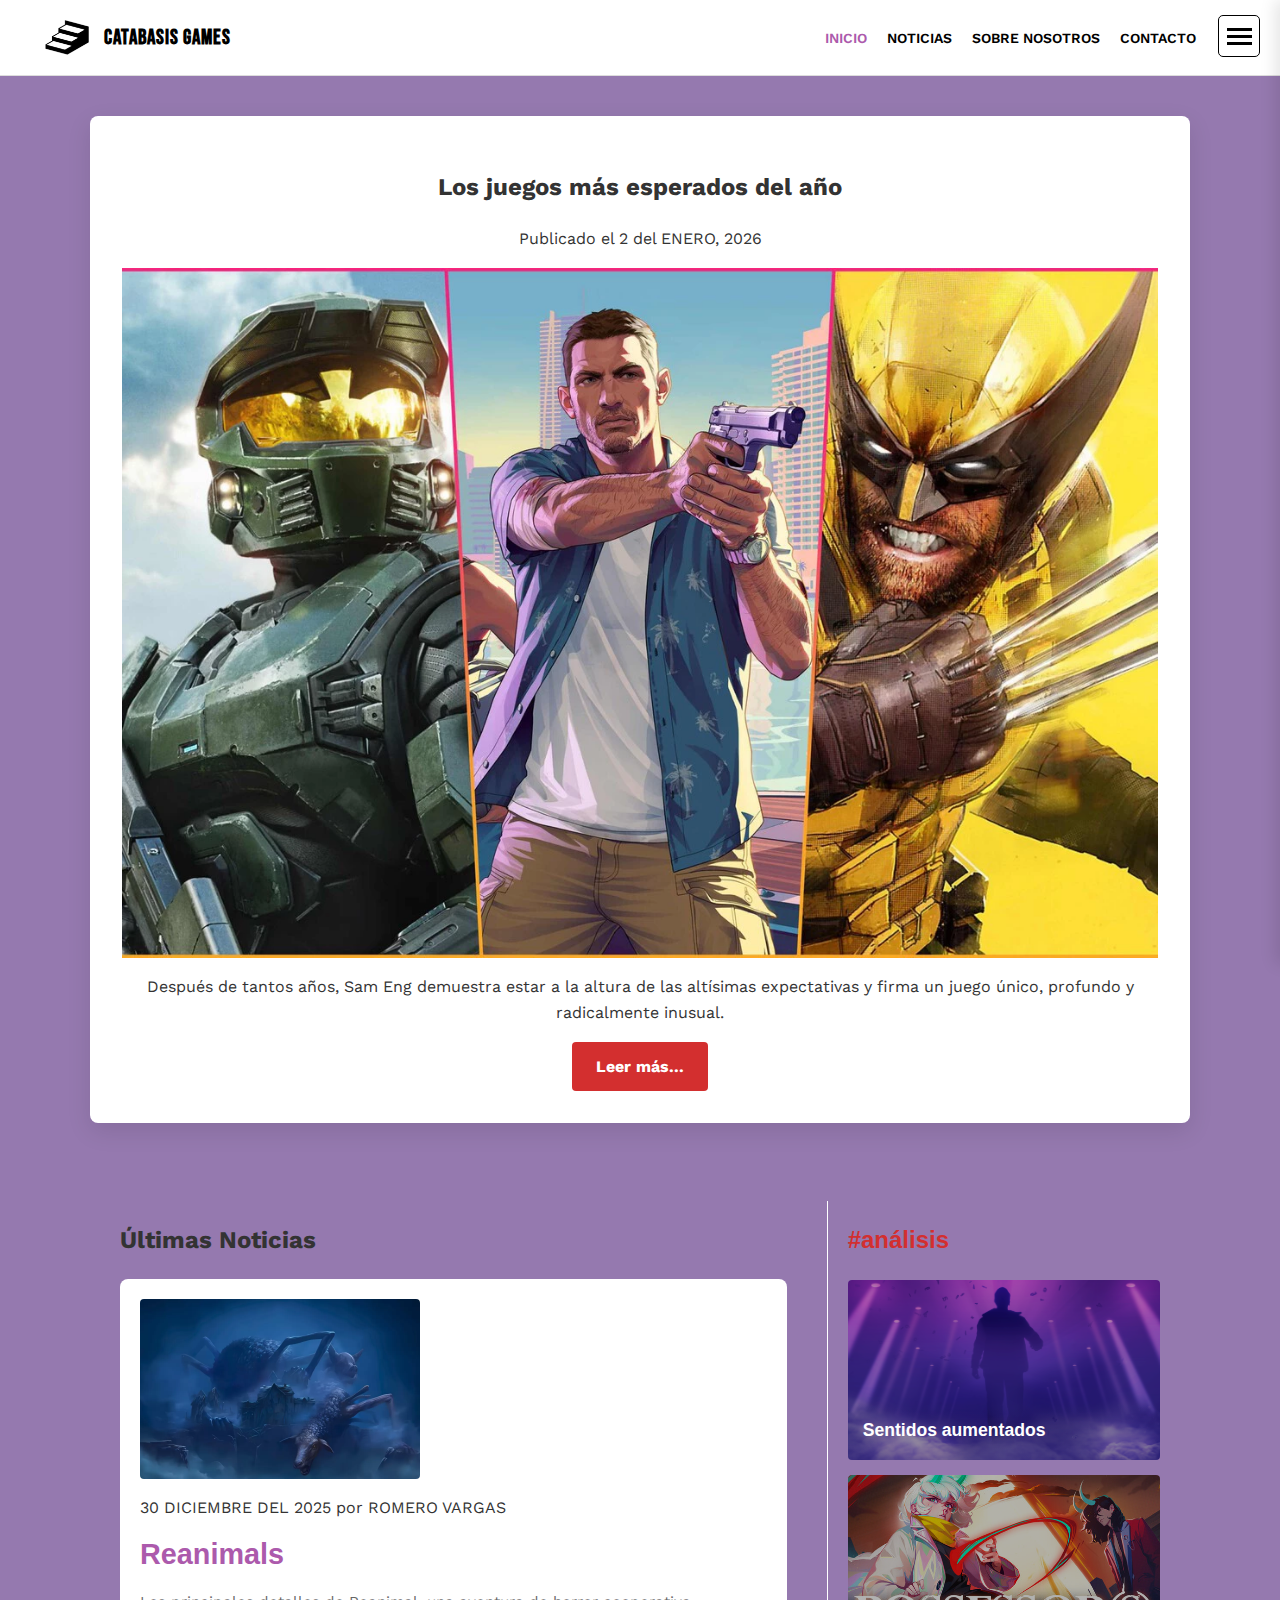
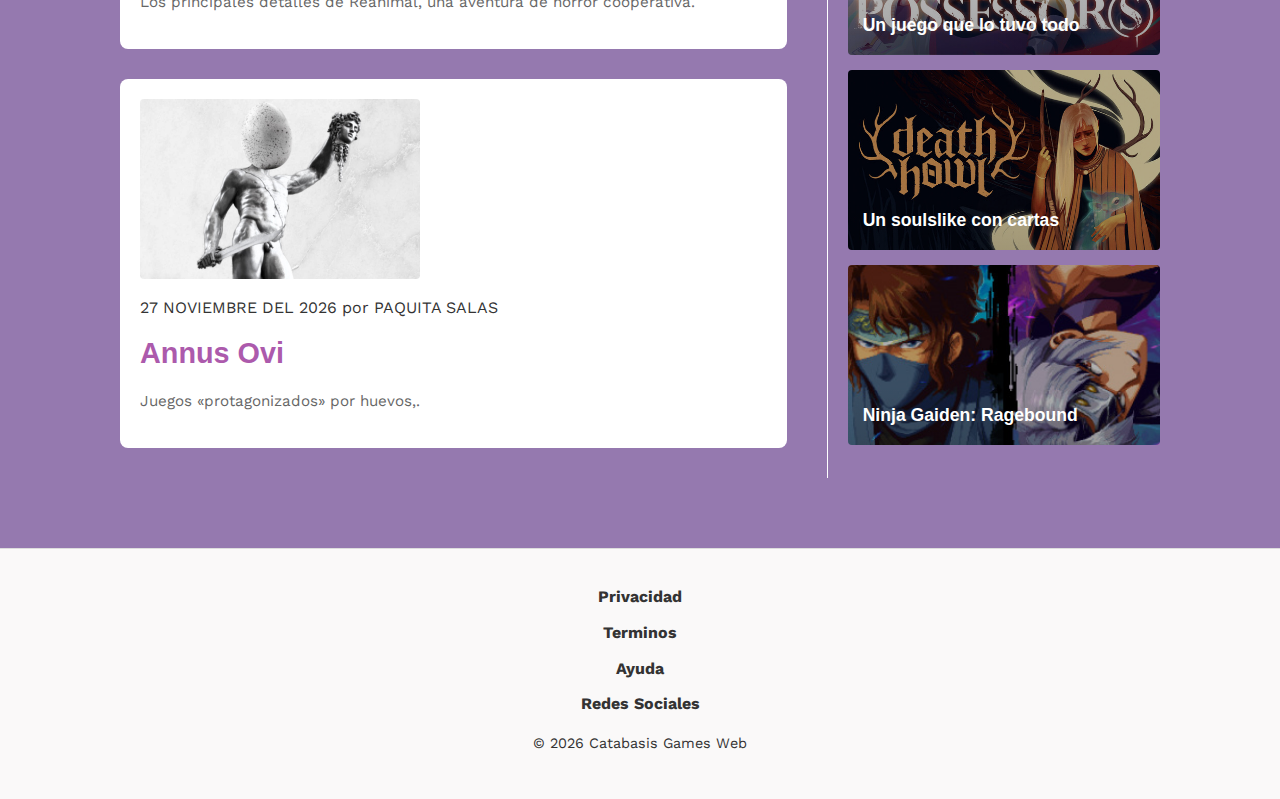
<file: index.html>
<!DOCTYPE html>
<html lang='es'>

<head>
    <meta charset="utf-8">
    <meta http-equiv='x-UA-Compatible' content='IE=edge'>
    <title>Catabasis Games</title>
    <meta name="description" content="Bienvenido a Catabasis Games, noticias y novedades de videojuegos">
    <meta name='viewport' content='width=device-width, initial-scale=1'>

    <link rel='icon' type='image/webp' href='images/logo.webp'>
    <link rel='stylesheet' type='text/css' href='css/main.css'>
    <link rel="preconnect" href="https://fonts.googleapis.com">
    <link rel="preconnect" href="https://fonts.gstatic.com" crossorigin>
    <link
        href="https://fonts.googleapis.com/css2?family=Bebas+Neue&family=Share+Tech&family=Work+Sans:ital,wght@0,100..900;1,100..900&display=swap"
        rel="stylesheet">


    <script src='js/main.js' defer></script>
</head>

<body>
    <header class="header"> <!--Header-->
        <div class="header__container">
            <div class="header__brand">
                <img src="images/logo.webp" alt="Logo" class="header__logo">
                <h1 class="header__title">CATABASIS GAMES</h1>
            </div>
            <nav class="header__nav">
                <ul class="header__nav-list">
                    <li><a href='index.html' class="activo">INICIO</a></li>
                    <li class="header__nav-item header__nav-item--dropdown">
                        <a href="noticias.html">NOTICIAS</a>
                        <ul class="header__submenu">
                            <li><a href="podcast.html">PODCAST</a></li>
                            <li><a href="articulos.html">ARTICULOS</a></li>
                        </ul>
                    </li>

                    <li><a href="sobre_nosotros.html">SOBRE NOSOTROS</a></li>
                    <li><a href="contacto.html">CONTACTO</a></li>
                    <li><a href="registro.html" class="header__user-icon">
                            <img src="images/icono-usuario.jpg" alt="Usuario">
                        </a></li>

                </ul>
            </nav>
        </div>
        <div class="hamburger"> <!--Menu Hamburguesa-->
            <div class="hamburger__layer hamburger__layer--top"></div>
            <div class="hamburger__layer hamburger__layer--mid"></div>
            <div class="hamburger__layer hamburger__layer--bottom"></div>
        </div>
        <nav class="menuppal"> <!--Submenu-->
            <ul>
                <li><a href="index.html">INICIO</a></li>
                <li><a href="noticias.html">NOTICIAS</a></li>
                <li><a href="articulos.html">ARTICULOS</a></li>
                <li><a href="sobre_nosotros.html">SOBRE NOSOTROS</a></li>
                <li><a href="contacto.html">CONTACTO</a></li>
            </ul>
        </nav>
    </header>

    <main class="main-container">
        <article class="post">
            <h2 class="post__title">Los juegos más esperados del año</h2>
            <p class="post__meta">Publicado el 2 del ENERO, 2026 </p>

            <picture class="post__picture">
                <source srcset="images/juegos2026.webp" type="image/webp">
                <img src="images/juegos2026.webp" alt="Captura de los juegos más esperados del 2026."
                    class="post__image" loading="lazy">
            </picture>

            <div class="post__parrafo">
                <p>
                    Después de tantos años, Sam Eng demuestra estar a la altura de las altísimas expectativas y firma un
                    juego único, profundo y radicalmente inusual.
                </p>
            </div>

            <a href="#" class="btn-read-more" title="Seguir leyendo sobre los juegos más esperados de este año">Leer
                más...</a>
        </article>
        <div class="blog-layout">
            <section class="news-section">
                <h2 class="news-section__main-title">Últimas Noticias</h2>

                <article class="news-card"> <!--Articulos Reanimal-->
                    <a href="articulo-reanimal.html" class="news-card__link" title="Leer detalles sobre Reanimals">
                        <div class="news-card__image">
                            <picture>
                                <source srcset="images/reanimal.webp" type="image/webp">
                                <img src="images/reanimal.jpg" alt="Imagen del juego Reanimals" loading="lazy">
                            </picture>

                        </div>
                        <div class="news-card__content">
                            <p class="news-card__meta">30 DICIEMBRE DEL 2025 por ROMERO VARGAS</p>
                            <h3 class="news-card__title">Reanimals</h3>
                            <p class="news-card__excerpt">Los principales detalles de Reanimal, una aventura de horror
                                cooperativa.</p>
                        </div>
                    </a>
                </article>

                <article class="news-card"><!--Articulos Anuus Ovni-->
                    <a href="#" class="news-card__link" title="Leer detalles sobre Annus Ovi">
                        <div class="news-card__image">
                            <picture>
                                <source srcset="images/annus-ovi.jpg" type="image/webp">
                                <img src="images/annus-ovi.jpg" alt="Imagen de Annus Ovi" loading="lazy">
                            </picture>

                        </div>
                        <div class="news-card__content">
                            <p class="news-card__meta">27 NOVIEMBRE DEL 2026 <span class="author">por PAQUITA
                                    SALAS</span></p>
                            <h3 class="news-card__title">Annus Ovi</h3>
                            <p class="news-card__excerpt">Juegos «protagonizados» por huevos,.</p>
                        </div>
                    </a>
                </article>
            </section>
            <!--Analisis-->
            <aside class="sidebar-analysis">
                <h2 class="analysis-header">#análisis</h2>
                <!--Articulo de lumines arise-->
                <article class="analysis-item-container">
                    <a href="articulo-lumines.html" class="news-card__link" title="Leer análisis: Sentidos aumentados">
                        <div class="analysis-item">
                            <picture>
                                <source srcset="images/lumines-3.jpg" type="image/jpg">
                                <img src="images/lumines-3.jpg" alt="Analisis de Lumines Arise" loading="lazy">
                            </picture>
                            <div class="analysis-item__info">
                                <h3 class="analysis-item__title">Sentidos aumentados</h3>
                            </div>
                        </div>
                    </a>
                </article><!--Articulo de processor-->
                <article class="analysis-item-container">
                    <a href="articulo-lumines.html" class="news-card__link"
                        title="Leer análisis: Un juego que lo tuvo todo">
                        <div class="analysis-item">
                            <picture>
                                <source srcset="images/possesor.jpg" type="image/jpg">
                                <img src="images/possesor.jpg" alt="Analisis de Possesor" loading="lazy">
                            </picture>
                            <div class="analysis-item__info">
                                <h3 class="analysis-item__title">Un juego que lo tuvo todo</h3>
                            </div>
                        </div>
                    </a>
                </article> <!--Articulo de Death Howel-->
                <article class="analysis-item-container">
                    <a href="#" class="news-card__link" title="Leer análisis: Un soulslike con cartas">
                        <div class="analysis-item">
                            <picture>
                                <source srcset="images/death.jpg" type="image/jpg">
                                <img src="images/death.jpg" alt="Analisis de Death Howel" loading="lazy">
                            </picture>
                            <div class="analysis-item__info">
                                <h3 class="analysis-item__title">Un soulslike con cartas</h3>
                            </div>
                        </div>
                    </a>
                </article>
                <article class="analysis-item-container"> <!--Articulo de Ninja Gaiden-->
                    <a href="articulo-lumines.html" class="news-card__link"
                        title="Leer análisis: Ninja Gaiden: Ragebound">
                        <div class="analysis-item">
                            <picture>
                                <source srcset="images/ninja-gaiden.jpg" type="image/jpg">
                                <img src="images/ninja-gaiden.jpg" alt="Analisis de Ninja Gaiden: Ragebound"
                                    loading="lazy">
                            </picture>
                            <div class="analysis-item__info">
                                <h3 class="analysis-item__title">Ninja Gaiden: Ragebound</h3>
                            </div>
                        </div>
                    </a>
                </article>
            </aside>
        </div>
    </main>

    <!--Footer-->
    <footer class="footer">
        <a href="#" class="footer__link">Privacidad</a>
        <a href="#" class="footer__link">Terminos</a>
        <a href="#" class="footer__link">Ayuda</a>
        <a href="#" class="footer__link">Redes Sociales</a>
        <p class="footer__copyright">&copy; 2026 Catabasis Games Web</p>
    </footer>
</body>

</html>
</file>
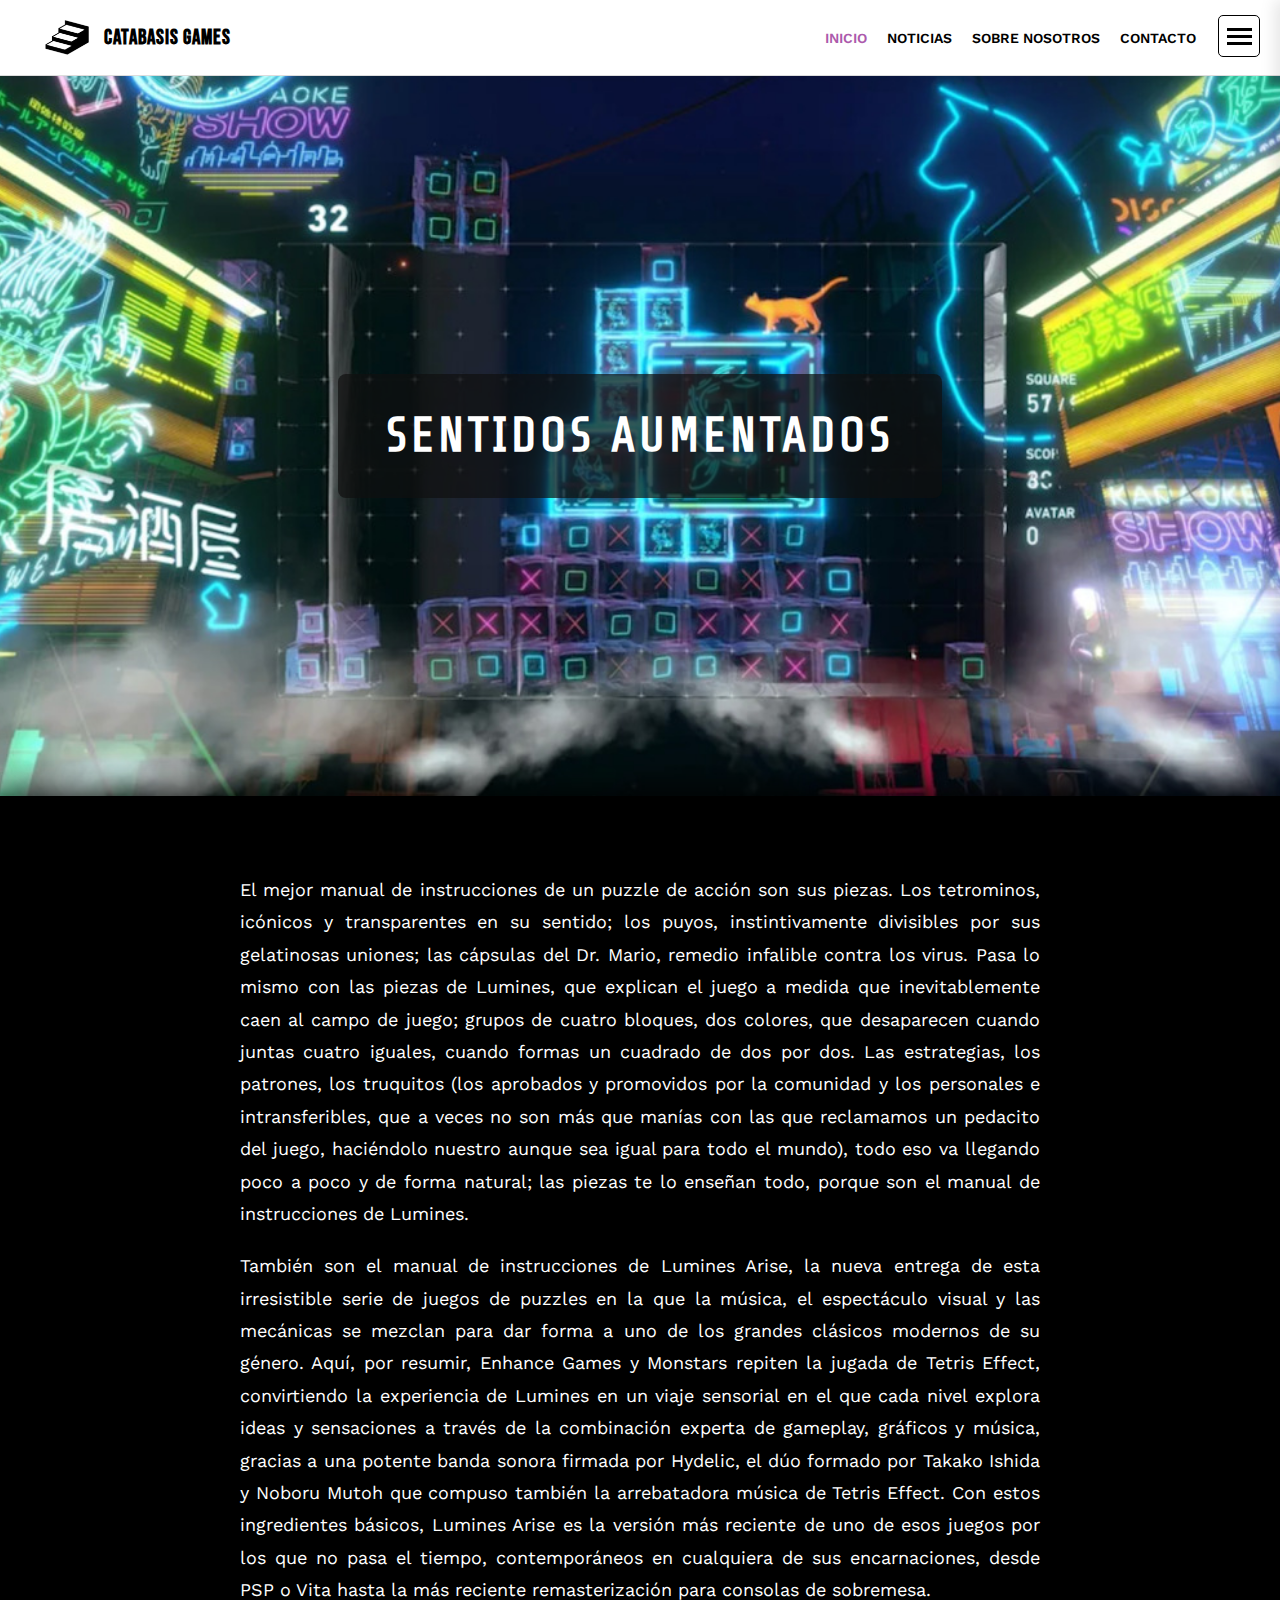
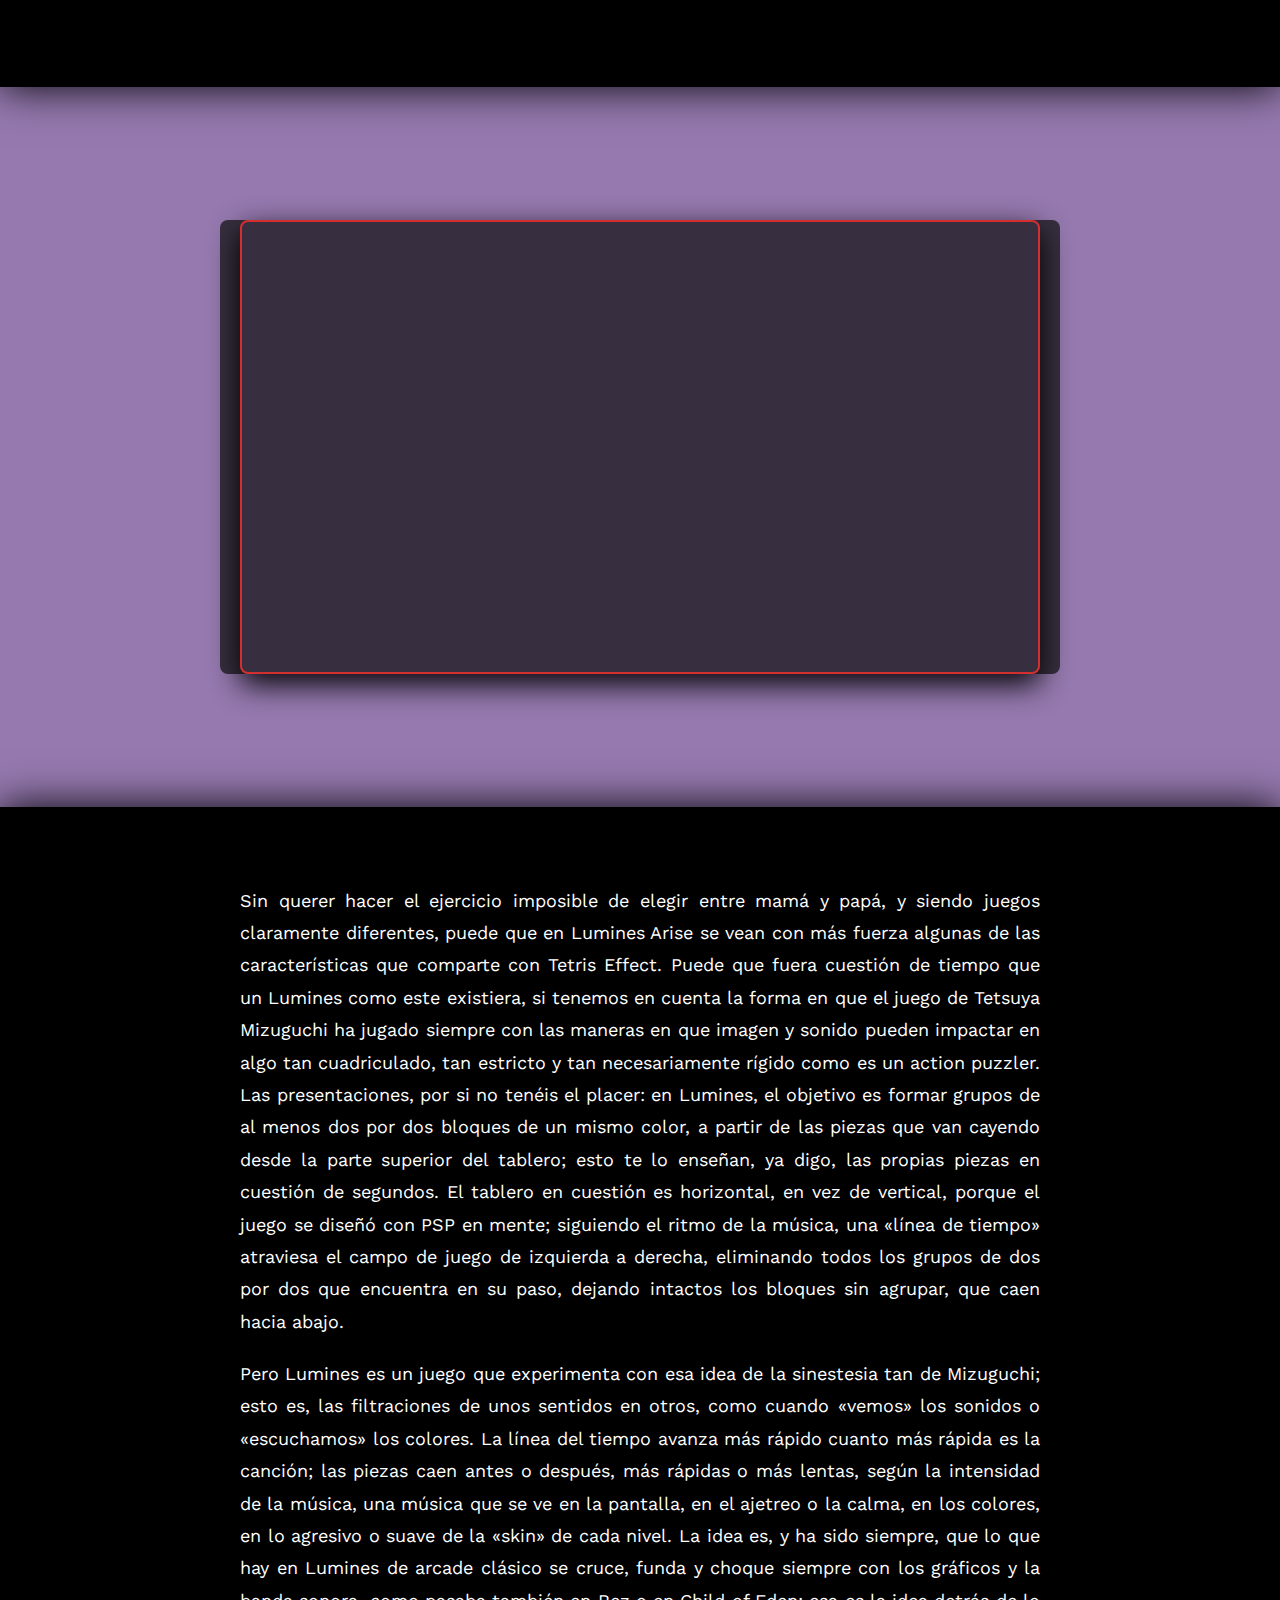
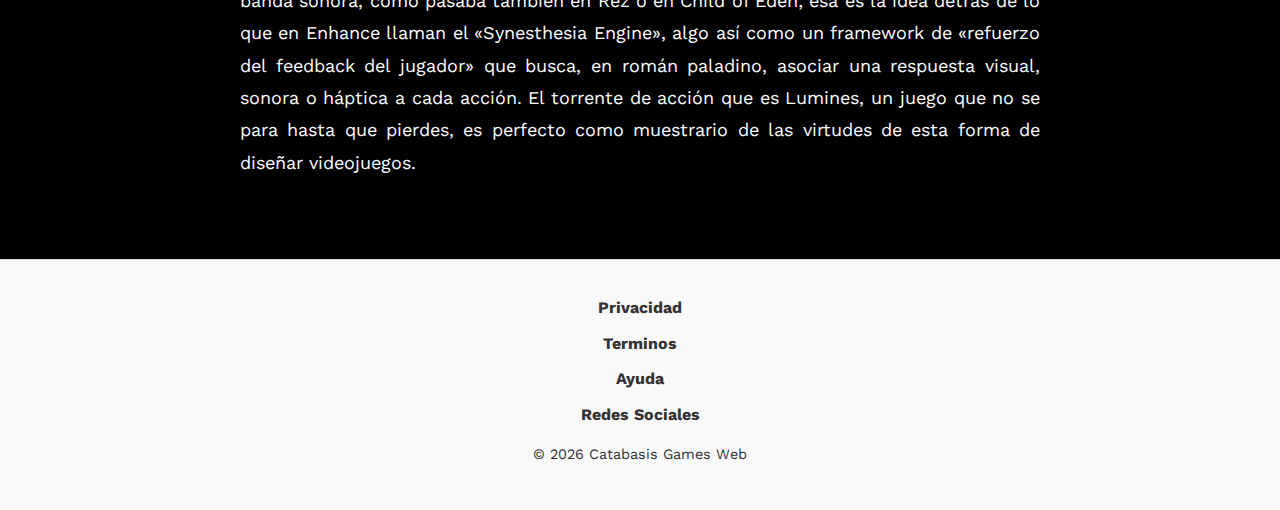
<file: articulo-lumines.html>
<!DOCTYPE html>
<html lang='es'>

<head>
    <meta charset="utf-8">
    <meta http-equiv='x-UA-Compatible' content='IE=edge'>
    <title>Catabasis Games</title>
    <meta name="description" content="Articulo de Lumines Arise">
    <meta name='viewport' content='width=device-width, initial-scale=1'>
    <link rel='icon' type='image/webp' href='images/logo.webp'>
    <link rel='stylesheet' type='text/css' href='css/main.css'>
    <link rel="preconnect" href="https://fonts.googleapis.com">
    <link rel="preconnect" href="https://fonts.gstatic.com" crossorigin>
    <link
        href="https://fonts.googleapis.com/css2?family=Bebas+Neue&family=Share+Tech&family=Work+Sans:ital,wght@0,100..900;1,100..900&display=swap"
        rel="stylesheet">
    <script src='js/main.js' defer></script>
</head>

<body>
    <header class="header"> <!--Header-->
        <div class="header__container">
            <div class="header__brand">
                <img src="images/logo.webp" alt="Logo" class="header__logo">
                <h1 class="header__title">CATABASIS GAMES</h1>
            </div>
            <nav class="header__nav">
                <ul class="header__nav-list">
                    <li><a href='index.html' class="activo">INICIO</a></li>
                    <li class="header__nav-item header__nav-item--dropdown">
                        <a href="noticias.html">NOTICIAS</a>
                        <ul class="header__submenu">
                            <li><a href="podcast.html">PODCAST</a></li>
                            <li><a href="articulos.html">ARTICULOS</a></li>
                        </ul>
                    </li>

                    <li><a href="sobre_nosotros.html">SOBRE NOSOTROS</a></li>
                    <li><a href="contacto.html">CONTACTO</a></li>
                    <li><a href="registro.html" class="header__user-icon">
                            <img src="images/icono-usuario.jpg" alt="Usuario">
                        </a></li>

                </ul>
            </nav>
        </div>
        <div class="hamburger"> <!--Menu Hamburguesa-->
            <div class="hamburger__layer hamburger__layer--top"></div>
            <div class="hamburger__layer hamburger__layer--mid"></div>
            <div class="hamburger__layer hamburger__layer--bottom"></div>
        </div>
        <nav class="menuppal"> <!--Submenu-->
            <ul>
                <li><a href="index.html">INICIO</a></li>
                <li><a href="noticias.html">NOTICIAS</a></li>
                <li><a href="articulos.html">ARTICULOS</a></li>
                <li><a href="sobre_nosotros.html">SOBRE NOSOTROS</a></li>
                <li><a href="contacto.html">CONTACTO</a></li>
            </ul>
        </nav>
    </header>

    <main class="main-parallax">
        <section class="parallax-section section-1-lumine" title="Imagen de cabecera de Reanimal">
            <div class="parallax-content">
                <h2 class="parallax-tittle-lumnines">SENTIDOS AUMENTADOS</h2>
            </div>
        </section>

        <section class="article-parallax-container">
            <div class="article-content-inner">
                <article class="article-text-block">
                    <p>El mejor manual de instrucciones de un puzzle de acción son sus piezas. Los tetrominos, icónicos
                        y transparentes en su sentido; los puyos, instintivamente divisibles por sus gelatinosas
                        uniones; las cápsulas del Dr. Mario, remedio infalible contra los virus. Pasa lo mismo con las
                        piezas de Lumines, que explican el juego a medida que inevitablemente caen al campo de juego;
                        grupos de cuatro bloques, dos colores, que desaparecen cuando juntas cuatro iguales, cuando
                        formas un cuadrado de dos por dos. Las estrategias, los patrones, los truquitos (los aprobados y
                        promovidos por la comunidad y los personales e intransferibles, que a veces no son más que
                        manías con las que reclamamos un pedacito del juego, haciéndolo nuestro aunque sea igual para
                        todo el mundo), todo eso va llegando poco a poco y de forma natural; las piezas te lo enseñan
                        todo, porque son el manual de instrucciones de Lumines.</p>
                    <p>También son el manual de instrucciones de Lumines Arise, la nueva entrega de esta irresistible
                        serie de juegos de puzzles en la que la música, el espectáculo visual y las mecánicas se mezclan
                        para dar forma a uno de los grandes clásicos modernos de su género. Aquí, por resumir, Enhance
                        Games y Monstars repiten la jugada de Tetris Effect, convirtiendo la experiencia de Lumines en
                        un viaje sensorial en el que cada nivel explora ideas y sensaciones a través de la combinación
                        experta de gameplay, gráficos y música, gracias a una potente banda sonora firmada por Hydelic,
                        el dúo formado por Takako Ishida y Noboru Mutoh que compuso también la arrebatadora música de
                        Tetris Effect. Con estos ingredientes básicos, Lumines Arise es la versión más reciente de uno
                        de esos juegos por los que no pasa el tiempo, contemporáneos en cualquiera de sus encarnaciones,
                        desde PSP o Vita hasta la más reciente remasterización para consolas de sobremesa.</p>
                </article>
            </div>
        </section>

        <section class="parallax-section section-2-lumine"> <!--Video-->
            <div class="parallax-content video-container-box">
                <div class="video-responsive">
                    <iframe src="https://www.youtube.com/embed/9Auzpo9aOyg" title="Tráiler oficial de Lumines Arise"
                        allow="accelerometer; autoplay; clipboard-write; encrypted-media; gyroscope; picture-in-picture; web-share"
                        referrerpolicy="strict-origin-when-cross-origin" allowfullscreen loading="lazy"></iframe>
                </div>
            </div>
        </section>

        <section class="article-parallax-container">
            <div class="article-content-inner">
                <article class="article-text-block">
                    <p>Sin querer hacer el ejercicio imposible de elegir entre mamá y papá, y siendo juegos claramente
                        diferentes, puede que en Lumines Arise se vean con más fuerza algunas de las características que
                        comparte con Tetris Effect. Puede que fuera cuestión de tiempo que un Lumines como este
                        existiera, si tenemos en cuenta la forma en que el juego de Tetsuya Mizuguchi ha jugado siempre
                        con las maneras en que imagen y sonido pueden impactar en algo tan cuadriculado, tan estricto y
                        tan necesariamente rígido como es un action puzzler. Las presentaciones, por si no tenéis el
                        placer: en Lumines, el objetivo es formar grupos de al menos dos por dos bloques de un mismo
                        color, a partir de las piezas que van cayendo desde la parte superior del tablero; esto te lo
                        enseñan, ya digo, las propias piezas en cuestión de segundos. El tablero en cuestión es
                        horizontal, en vez de vertical, porque el juego se diseñó con PSP en mente; siguiendo el ritmo
                        de la música, una «línea de tiempo» atraviesa el campo de juego de izquierda a derecha,
                        eliminando todos los grupos de dos por dos que encuentra en su paso, dejando intactos los
                        bloques sin agrupar, que caen hacia abajo.</p>
                    <p>Pero Lumines es un juego que experimenta con esa idea de la sinestesia tan de Mizuguchi; esto es,
                        las filtraciones de unos sentidos en otros, como cuando «vemos» los sonidos o «escuchamos» los
                        colores. La línea del tiempo avanza más rápido cuanto más rápida es la canción; las piezas caen
                        antes o después, más rápidas o más lentas, según la intensidad de la música, una música que se
                        ve en la pantalla, en el ajetreo o la calma, en los colores, en lo agresivo o suave de la «skin»
                        de cada nivel. La idea es, y ha sido siempre, que lo que hay en Lumines de arcade clásico se
                        cruce, funda y choque siempre con los gráficos y la banda sonora, como pasaba también en Rez o
                        en Child of Eden; esa es la idea detrás de lo que en Enhance llaman el «Synesthesia Engine»,
                        algo así como un framework de «refuerzo del feedback del jugador» que busca, en román paladino,
                        asociar una respuesta visual, sonora o háptica a cada acción. El torrente de acción que es
                        Lumines, un juego que no se para hasta que pierdes, es perfecto como muestrario de las virtudes
                        de esta forma de diseñar videojuegos.</p>
                </article>
            </div>
        </section>


    </main>

    <footer class="footer"> <!--Footer-->
        <a href="#" class="footer__link">Privacidad</a>
        <a href="#" class="footer__link">Terminos</a>
        <a href="#" class="footer__link">Ayuda</a>
        <a href="#" class="footer__link">Redes Sociales</a>
        <p class="footer__copyright">&copy; 2026 Catabasis Games Web</p>
    </footer>
</body>

</html>
</file>
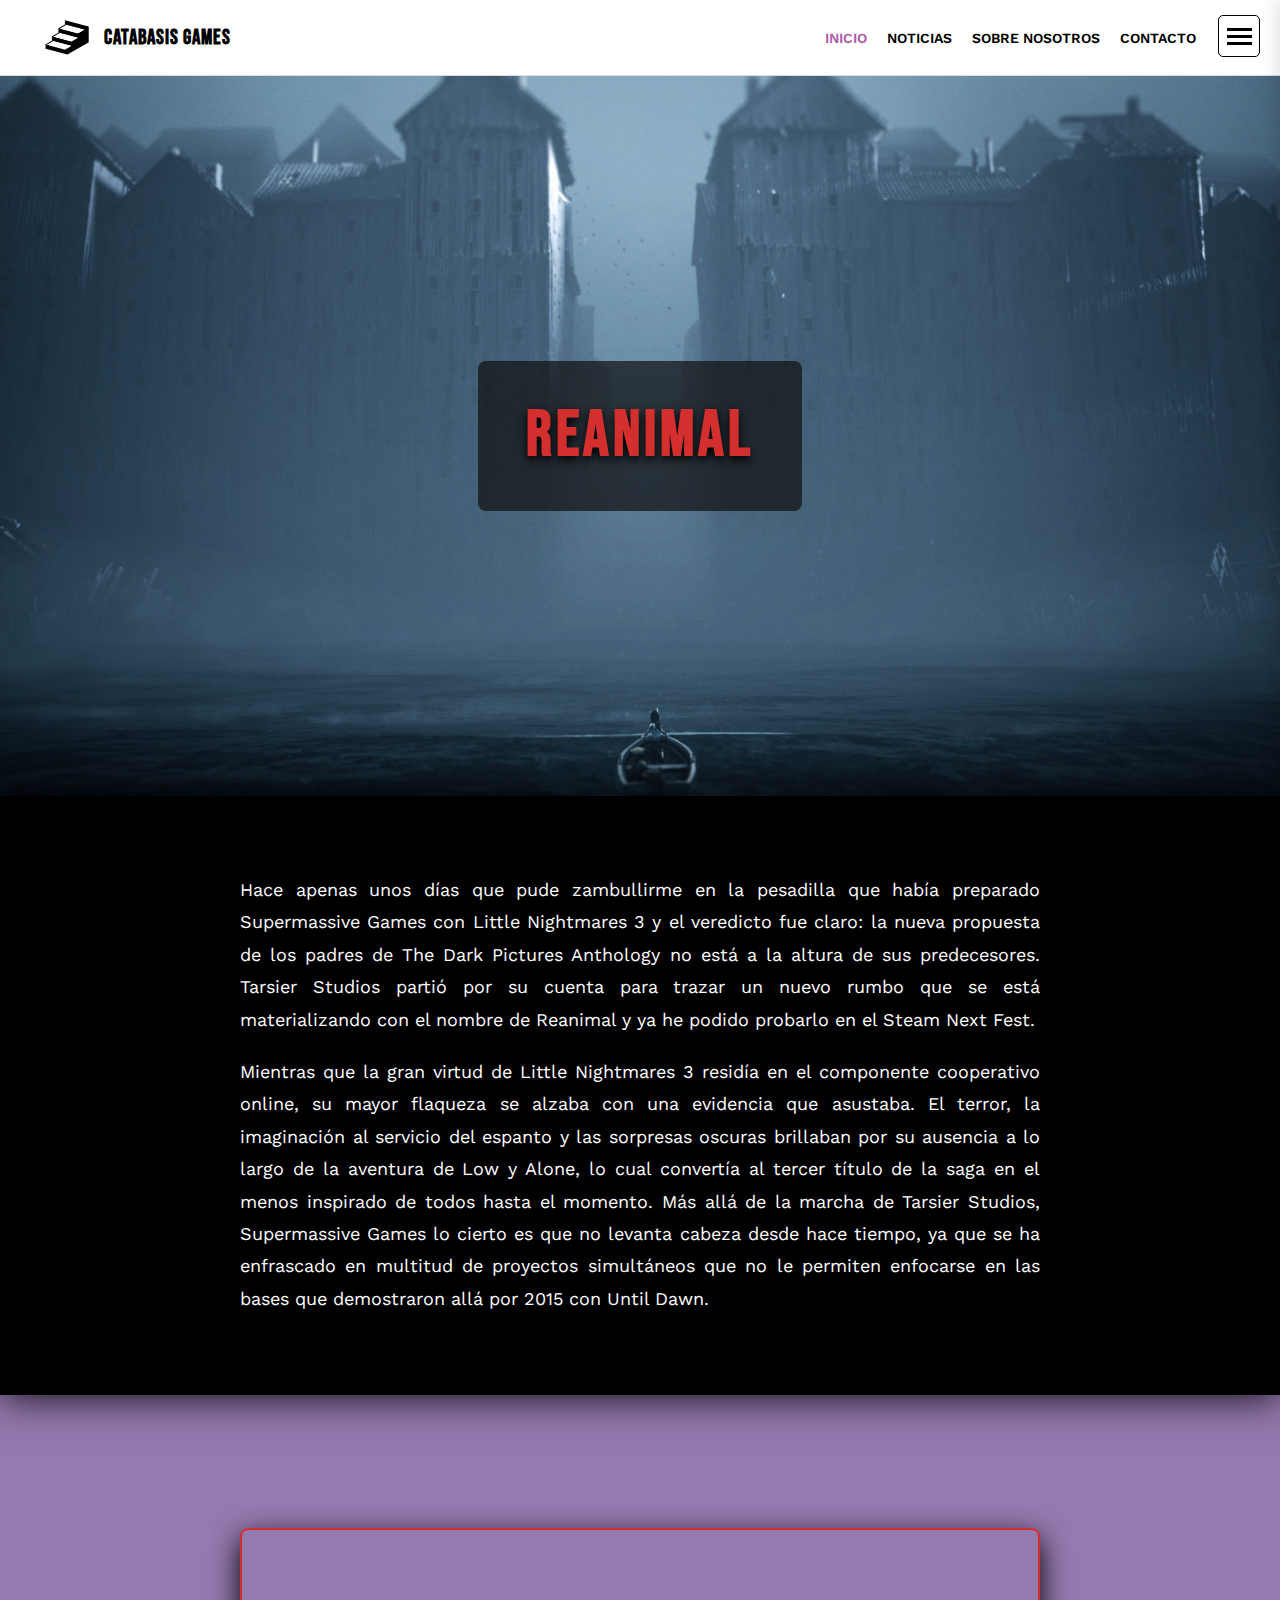
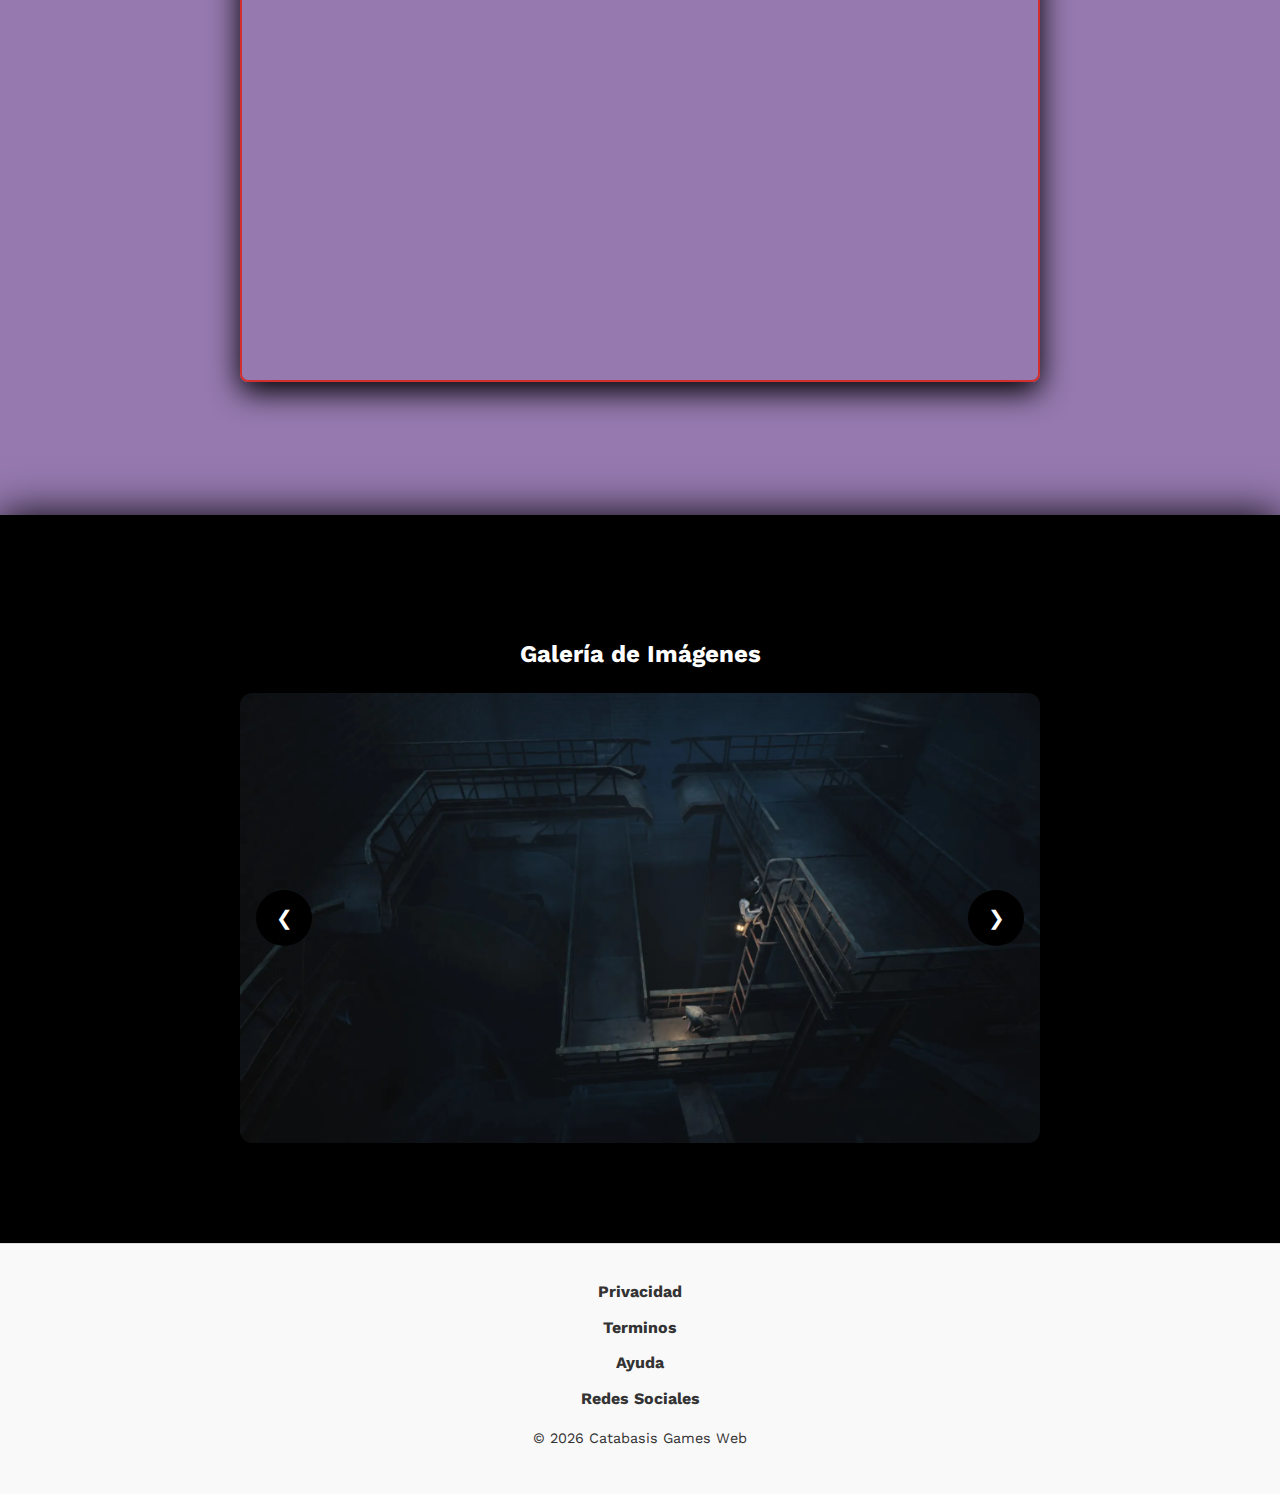
<file: articulo-reanimal.html>
<!DOCTYPE html>
<html lang='es'>

<head>
    <meta charset="utf-8">
    <meta http-equiv='x-UA-Compatible' content='IE=edge'>
    <title>Catabasis Games</title>
    <meta name="description" content="Articulo Reanimal.">
    <meta name='viewport' content='width=device-width, initial-scale=1'>
    <link rel='icon' type='image/png' href='images/logo.webp'>
    <link rel='stylesheet' type='text/css' href='css/main.css'>
    <link rel="preconnect" href="https://fonts.googleapis.com">
    <link rel="preconnect" href="https://fonts.gstatic.com" crossorigin>
    <link
        href="https://fonts.googleapis.com/css2?family=Bebas+Neue&family=Share+Tech&family=Work+Sans:ital,wght@0,100..900;1,100..900&display=swap"
        rel="stylesheet">

    <script src='js/main.js' defer></script>
</head>

<body>
    <header class="header"> <!--Header-->
        <div class="header__container">
            <div class="header__brand">
                <img src="images/logo.webp" alt="Logo" class="header__logo">
                <h1 class="header__title">CATABASIS GAMES</h1>
            </div>
            <nav class="header__nav">
                <ul class="header__nav-list">
                    <li><a href='index.html' class="activo">INICIO</a></li>
                    <li class="header__nav-item header__nav-item--dropdown">
                        <a href="noticias.html">NOTICIAS</a>
                        <ul class="header__submenu">
                            <li><a href="podcast.html">PODCAST</a></li>
                            <li><a href="articulos.html">ARTICULOS</a></li>
                        </ul>
                    </li>

                    <li><a href="sobre_nosotros.html">SOBRE NOSOTROS</a></li>
                    <li><a href="contacto.html">CONTACTO</a></li>
                    <li><a href="registro.html" class="header__user-icon">
                            <img src="images/icono-usuario.jpg" alt="Usuario">
                        </a></li>

                </ul>
            </nav>
        </div>
        <div class="hamburger"> <!--Menu Hamburguesa-->
            <div class="hamburger__layer hamburger__layer--top"></div>
            <div class="hamburger__layer hamburger__layer--mid"></div>
            <div class="hamburger__layer hamburger__layer--bottom"></div>
        </div>
        <nav class="menuppal"> <!--Submenu-->
            <ul>
                <li><a href="index.html">INICIO</a></li>
                <li><a href="noticias.html">NOTICIAS</a></li>
                <li><a href="articulos.html">ARTICULOS</a></li>
                <li><a href="sobre_nosotros.html">SOBRE NOSOTROS</a></li>
                <li><a href="contacto.html">CONTACTO</a></li>
            </ul>
        </nav>
    </header>

    <main class="main-parallax">
        <section class="parallax-section section-1" title="Imagen de cabecera de Reanimal">
            <div class="parallax-content">
                <h2 class="parallax-tittle-reanimal">REANIMAL</h2>
            </div>
        </section>

        <section class="article-parallax-container">
            <div class="article-content-inner">
                <article class="article-text-block">
                    <p>Hace apenas unos días que pude zambullirme en la pesadilla que había preparado Supermassive Games
                        con Little Nightmares 3 y el veredicto fue claro: la nueva propuesta de los padres de The Dark
                        Pictures Anthology no está a la altura de sus predecesores. Tarsier Studios partió por su cuenta
                        para trazar un nuevo rumbo que se está materializando con el nombre de Reanimal y ya he podido
                        probarlo en el Steam Next Fest.</p>



                    <p>Mientras que la gran virtud de Little Nightmares 3 residía en el componente cooperativo online,
                        su mayor flaqueza se alzaba con una evidencia que asustaba. El terror, la imaginación al
                        servicio del espanto y las sorpresas oscuras brillaban por su ausencia a lo largo de la aventura
                        de Low y Alone, lo cual convertía al tercer título de la saga en el menos inspirado de todos
                        hasta el momento. Más allá de la marcha de Tarsier Studios, Supermassive Games lo cierto es que
                        no levanta cabeza desde hace tiempo, ya que se ha enfrascado en multitud de proyectos
                        simultáneos que no le permiten enfocarse en las bases que demostraron allá por 2015 con Until
                        Dawn.

                    </p>
                </article>
            </div>
        </section>

        <section class="parallax-section section-2">
            <div class="video-container-box">
                <div class="video-responsive">
                    <iframe src="https://www.youtube.com/embed/xCQo60PWWYA"
                        title="Tráiler oficial de presentación de REANIMAL" allowfullscreen loading="lazy">
                    </iframe>
                </div>
            </div>
        </section>

        <section class="article-parallax-container">
            <div class="article-flex-layout">
                <section class="carousel-section">
                    <h2 class="carousel-title">Galería de Imágenes</h2>

                    <div class="carousel-wrapper">
                        <div class="carousel-viewport">
                            <div class="carousel-track" id="carouselTrack">

                                <article class="carousel-item">
                                    <picture>
                                        <source srcset="images/re1.webp" type="image/webp">
                                        <img src="images/re1.webp" alt="Imagen 1" loading="lazy">
                                    </picture>
                                </article>

                                <article class="carousel-item">
                                    <picture>
                                        <source srcset="images/re2.webp" type="image/webp">
                                        <img src="images/re2.webp" alt="Imagen 2" loading="lazy">
                                    </picture>
                                </article>

                                <article class="carousel-item">
                                    <picture>
                                        <source srcset="images/re3.webp" type="image/webp">
                                        <img src="images/re3.webp" alt="Imagen 3" loading="lazy">
                                    </picture>
                                </article>

                            </div>
                        </div>
                        <button class="carousel-btn prev" id="btnPrev" aria-label="Anterior">&#10094;</button>
                        <button class="carousel-btn next" id="btnNext" aria-label="Siguiente">&#10095;</button>
                    </div>
                </section>
            </div>
        </section>
    </main>
    <footer class="footer">
        <a href="#" class="footer__link">Privacidad</a>
        <a href="#" class="footer__link">Terminos</a>
        <a href="#" class="footer__link">Ayuda</a>
        <a href="#" class="footer__link">Redes Sociales</a>
        <p class="footer__copyright">&copy; 2026 Catabasis Games Web</p>
    </footer>
</body>

</html>
</file>
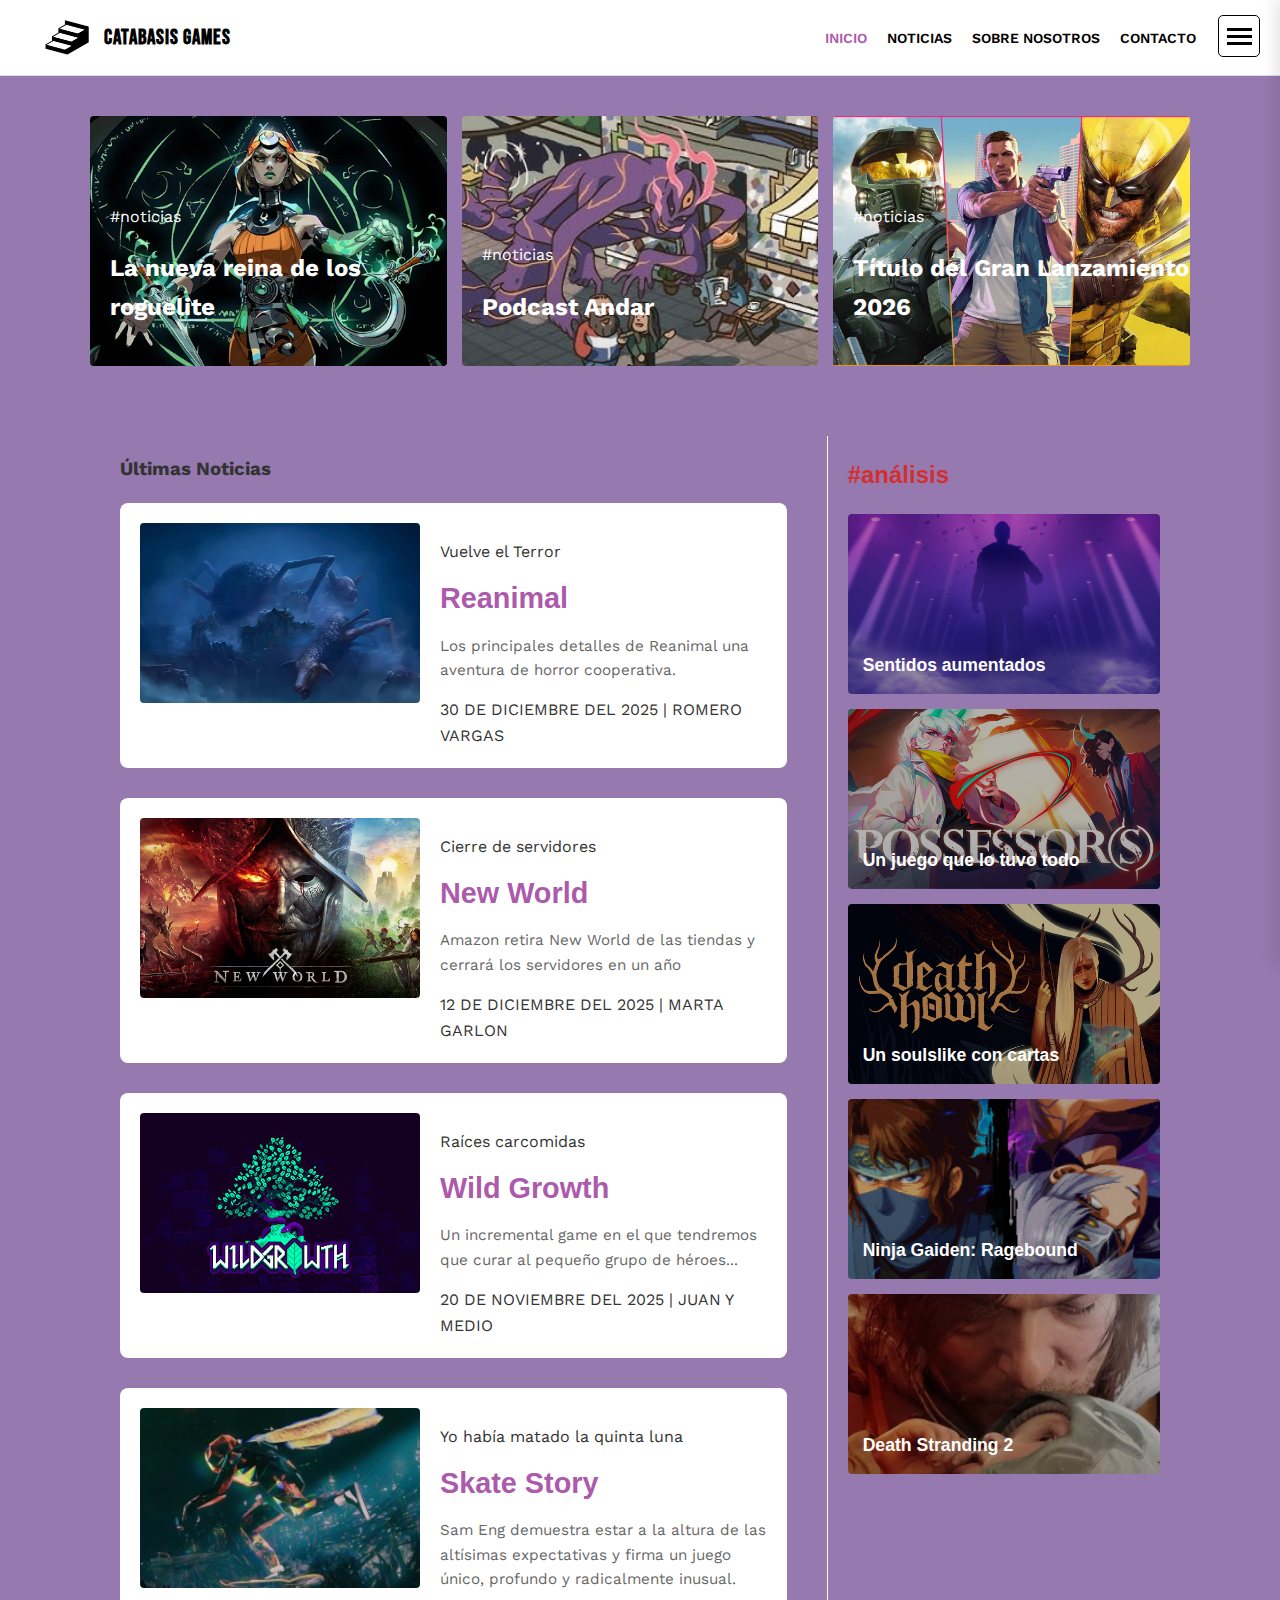
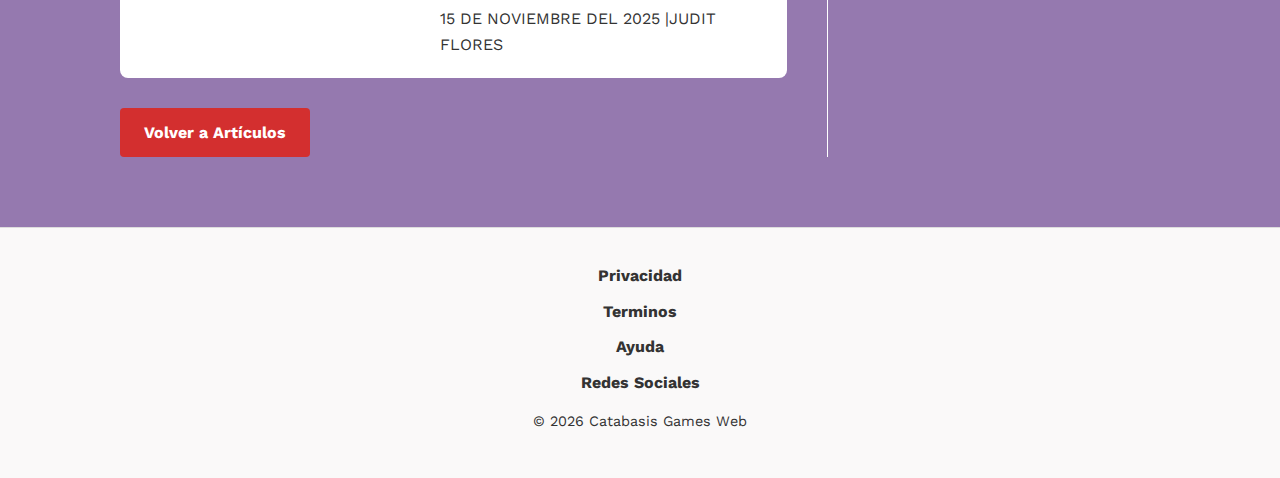
<file: articulos.html>
<!DOCTYPE html>
<html lang='es'>

<head>
    <meta charset="utf-8">
    <meta http-equiv='x-UA-Compatible' content='IE=edge'>
    <title>Catabasis Games</title>
    <meta name='viewport' content='width=device-width, initial-scale=1'>
    <meta name="description" content="Articulos">
    <link rel='icon' type='image/png' href='images/logo.webp'>
    <link rel='stylesheet' type='text/css' href='css/main.css'>
    <link rel="preconnect" href="https://fonts.googleapis.com">
    <link rel="preconnect" href="https://fonts.gstatic.com" crossorigin>
    <link
        href="https://fonts.googleapis.com/css2?family=Bebas+Neue&family=Share+Tech&family=Work+Sans:ital,wght@0,100..900;1,100..900&display=swap"
        rel="stylesheet">
    <script src='js/main.js' defer></script>
</head>

<body>
    <header class="header"> <!--Header-->
        <div class="header__container">
            <div class="header__brand">
                <img src="images/logo.webp" alt="Logo" class="header__logo">
                <h1 class="header__title">CATABASIS GAMES</h1>
            </div>
            <nav class="header__nav">
                <ul class="header__nav-list">
                    <li><a href='index.html' class="activo">INICIO</a></li>
                    <li class="header__nav-item header__nav-item--dropdown">
                        <a href="noticias.html">NOTICIAS</a>
                        <ul class="header__submenu">
                            <li><a href="podcast.html">PODCAST</a></li>
                            <li><a href="articulos.html">ARTICULOS</a></li>
                        </ul>
                    </li>

                    <li><a href="sobre_nosotros.html">SOBRE NOSOTROS</a></li>
                    <li><a href="contacto.html">CONTACTO</a></li>
                    <li><a href="registro.html" class="header__user-icon">
                            <img src="images/icono-usuario.jpg" alt="Usuario">
                        </a></li>

                </ul>
            </nav>
        </div>
        <div class="hamburger"> <!--Menu Hamburguesa-->
            <div class="hamburger__layer hamburger__layer--top"></div>
            <div class="hamburger__layer hamburger__layer--mid"></div>
            <div class="hamburger__layer hamburger__layer--bottom"></div>
        </div>
        <nav class="menuppal"> <!--Submenu-->
            <ul>
                <li><a href="index.html">INICIO</a></li>
                <li><a href="noticias.html">NOTICIAS</a></li>
                <li><a href="articulos.html">ARTICULOS</a></li>
                <li><a href="sobre_nosotros.html">SOBRE NOSOTROS</a></li>
                <li><a href="contacto.html">CONTACTO</a></li>
            </ul>
        </nav>
    </header>



    <main class="main-container"> <!--Main-->
        <section class="featured-grid"> <!--Grid de Hades 2-->
            <a href="#" class="featured-item" title="La nueva reina de los roguelite">
                <picture>
                    <source srcset="images/hades2.webp" type="image/webp">
                    <img src="images/hades2.webp" alt="Articulo Destacado" loading="lazy">
                </picture>
                <div class="featured-item__info">
                    <span class="tag">#noticias</span>
                    <h2>La nueva reina de los roguelite</h2>
                </div>
            </a>

            <!--Grid Andar-->
            <a href="podcast.html" class="featured-item" title="Ver podcast de Andar">
                <picture>
                    <source srcset="images/andar-2.jpg" type="image/webp">
                    <img src="images/andar-2.jpg" alt="Articulo Destacado" loading="lazy">
                </picture>
                <div class="featured-item__info">
                    <span class="tag">#noticias</span>
                    <h2>Podcast Andar</h2>
                </div>
            </a>
            <!--Grid Juegos del 2026-->
            <a href="#" class="featured-item" title="Ver lanzamiento 2026">
                <picture>
                    <source srcset="images/juegos2026.webp" type="image/webp">
                    <img src="images/juegos2026.webp" alt="Articulo Destacado" loading="lazy">
                </picture>
                <div class="featured-item__info">
                    <span class="tag">#noticias</span>
                    <h2>Título del Gran Lanzamiento 2026</h2>
                </div>
            </a>

        </section>

        <div class="blog-layout">
            <section class="main-content"> <!--Noticias-->
                <h3 class="news-section__main-title">Últimas Noticias</h3>
                <article class="news-card"> <!--Articulo de Reanimal-->
                    <a href="articulo-reanimal.html" class="news-card__link" title="Leer articulo de Reanimal">
                        <div class="news-card__container">
                            <div class="news-card__image">
                                <img src="images/reanimal.webp" alt="Portada de Reanimal" loading="lazy">
                            </div>
                            <div class="news-card__content">
                                <p class="news-card__subtitle">Vuelve el Terror </p>
                                <h3 class="news-card__title"> Reanimal</h3>
                                <p class="news-card__excerpt">Los principales detalles de Reanimal una aventura de
                                    horror cooperativa.</p>
                                <div class="news-card__footer">
                                    <time datetime="2025-12-30">30 DE DICIEMBRE DEL 2025</time>
                                    <span> | ROMERO VARGAS</span>
                                </div>
                            </div>
                        </div>
                    </a>
                </article>
                <article class="news-card"> <!--Articulo de New World-->
                    <a href="#" class="news-card__link" title="Leer artículo de New World">
                        <div class="news-card__container">
                            <div class="news-card__image">
                                <img src="images/new world.jpg" alt="Portada de New World" loading="lazy">
                            </div>
                            <div class="news-card__content">
                                <p class="news-card__subtitle">Cierre de servidores </p>
                                <h3 class="news-card__title"> New World </h3>
                                <p class="news-card__excerpt">Amazon retira New World de las tiendas y cerrará los
                                    servidores en un año</p>
                                <div class="news-card__footer">
                                    <time datetime="2025-12-12">12 DE DICIEMBRE DEL 2025</time>
                                    <span>| MARTA GARLON</span>
                                </div>
                            </div>
                        </div>
                    </a>
                </article>
                <article class="news-card"> <!--Articulo de Wild Growth-->
                    <a href="#" class="news-card__link" title="Leer análisis completo de Wild Growth">
                        <div class="news-card__container">
                            <div class="news-card__image">
                                <img src="images/wild-growth.jpg" alt="Portada de Wild Growth" loading="lazy">
                            </div>
                            <div class="news-card__content">
                                <p class="news-card__subtitle">Raíces carcomidas </p>
                                <h3 class="news-card__title"> Wild Growth</h3>
                                <p class="news-card__excerpt">Un incremental game en el que tendremos que curar al
                                    pequeño grupo de héroes...</p>
                                <div class="news-card__footer">
                                    <time datetime="2026-11-20">20 DE NOVIEMBRE DEL 2025</time>
                                    <span>| JUAN Y MEDIO</span>
                                </div>
                            </div>
                        </div>
                    </a>
                </article>

                <article class="news-card"> <!--Articulo de Skate Story-->
                    <a href="#" class="news-card__link" title="Leer análisis completo de Skate Story">
                        <div class="news-card__container">
                            <div class="news-card__image">
                                <img src="images/skate-story.jpg" alt="Portada de Skate Story" loading="lazy">
                            </div>
                            <div class="news-card__content">
                                <p class="news-card__subtitle">Yo había matado la quinta luna </p>
                                <h3 class="news-card__title"> Skate Story</h3>
                                <p class="news-card__excerpt"> Sam Eng demuestra estar a la
                                    altura de las altísimas expectativas y firma un juego único, profundo y
                                    radicalmente inusual.</p>
                                <div class="news-card__footer">
                                    <time datetime="2025-11-15">15 DE NOVIEMBRE DEL 2025</time>
                                    <span>|JUDIT FLORES</span>
                                </div>
                            </div>
                        </div>
                    </a>
                </article>
                <div class="pagination">
                    <a href="articulos.html" class="btn-read-more" title="Volver al listado de artículos">Volver a
                        Artículos</a>
                </div>
            </section>

            <aside class="sidebar-analysis">
                <h2 class="analysis-header">#análisis</h2>

                <!--Articulo Sentidos aumentados / aqui da el problema mencionado en la memoria-->
                <article class="analysis-item-container">
                    <a href="articulo-lumines.html" class="news-card__link" title="Leer análisis: Sentidos aumentados">
                        <div class="analysis-item">
                            <picture>
                                <source srcset="mages/lumines-3.jpg" type="image/">
                                <img src="images/lumines-3.jpg" alt="Analisis de Lumines Arise" loading="lazy">
                            </picture>
                            <div class="analysis-item__info">
                                <h3 class="analysis-item__title">Sentidos aumentados</h3>
                            </div>
                        </div>
                    </a>
                </article>
                <article class="analysis-item-container">
                    <!--Articulo de Processor / aqui da el problema mencionado en la memoria-->
                    <a href="articulo-lumines.html" class="news-card__link"
                        title="Leer análisis: Un juego que lo tuvo todo">
                        <div class="analysis-item">
                            <picture>
                                <source srcset="images/processor.jpg" type="image/">
                                <img src="images/possesor.jpg" alt="Analisis de Processor" loading="lazy">
                            </picture>
                            <div class="analysis-item__info">
                                <h3 class="analysis-item__title">Un juego que lo tuvo todo</h3>
                            </div>
                        </div>
                    </a>
                </article> <!--Articulo de Death Howel-->
                <article class="analysis-item-container">
                    <a href="#" class="news-card__link" title="Leer análisis: Un soulslike con cartas">
                        <div class="analysis-item">
                            <picture>
                                <source srcset="images/death.jpg" type="image/jpg">
                                <img src="images/death.jpg" alt="Analisis de Death Howel" loading="lazy">
                            </picture>
                            <div class="analysis-item__info">
                                <h3 class="analysis-item__title">Un soulslike con cartas</h3>
                            </div>
                        </div>
                    </a>
                </article>
                <article class="analysis-item-container"> <!--Articulo de Ninja Gaiden-->
                    <a href="articulo-lumines.html" class="news-card__link"
                        title="Leer análisis: Ninja Gaiden: Ragebound">
                        <div class="analysis-item">
                            <picture>
                                <source srcset="images/ninja-gaiden.jpg" type="image/jpg">
                                <img src="images/ninja-gaiden.jpg" alt="Analisis de Ninja Gaiden: Ragebound"
                                    loading="lazy">
                            </picture>
                            <div class="analysis-item__info">
                                <h3 class="analysis-item__title">Ninja Gaiden: Ragebound</h3>
                            </div>
                        </div>
                    </a>
                </article>
                <article class="analysis-item-container"> <!--Articulo de Death Stranding 2-->
                    <a href="articulo-lumines.html" class="news-card__link" title="Leer análisis: Death Stranding 2">
                        <div class="analysis-item">
                            <picture>
                                <source srcset="images/death-s.jpg" type="image/jpeg">
                                <img src="images/death-s.jpg" alt="Analisis de Death Stranding 2" loading="lazy">
                            </picture>
                            <div class="analysis-item__info">
                                <h3 class="analysis-item__title">Death Stranding 2</h3>
                            </div>
                        </div>
                    </a>
                </article>
            </aside>
        </div>
    </main>

    <footer class="footer"> <!--Footer-->
        <a href="#" class="footer__link">Privacidad</a>
        <a href="#" class="footer__link">Terminos</a>
        <a href="#" class="footer__link">Ayuda</a>
        <a href="#" class="footer__link">Redes Sociales</a>
        <p class="footer__copyright">&copy; 2026 Catabasis Games Web</p>
    </footer>
</body>

</html>
</file>
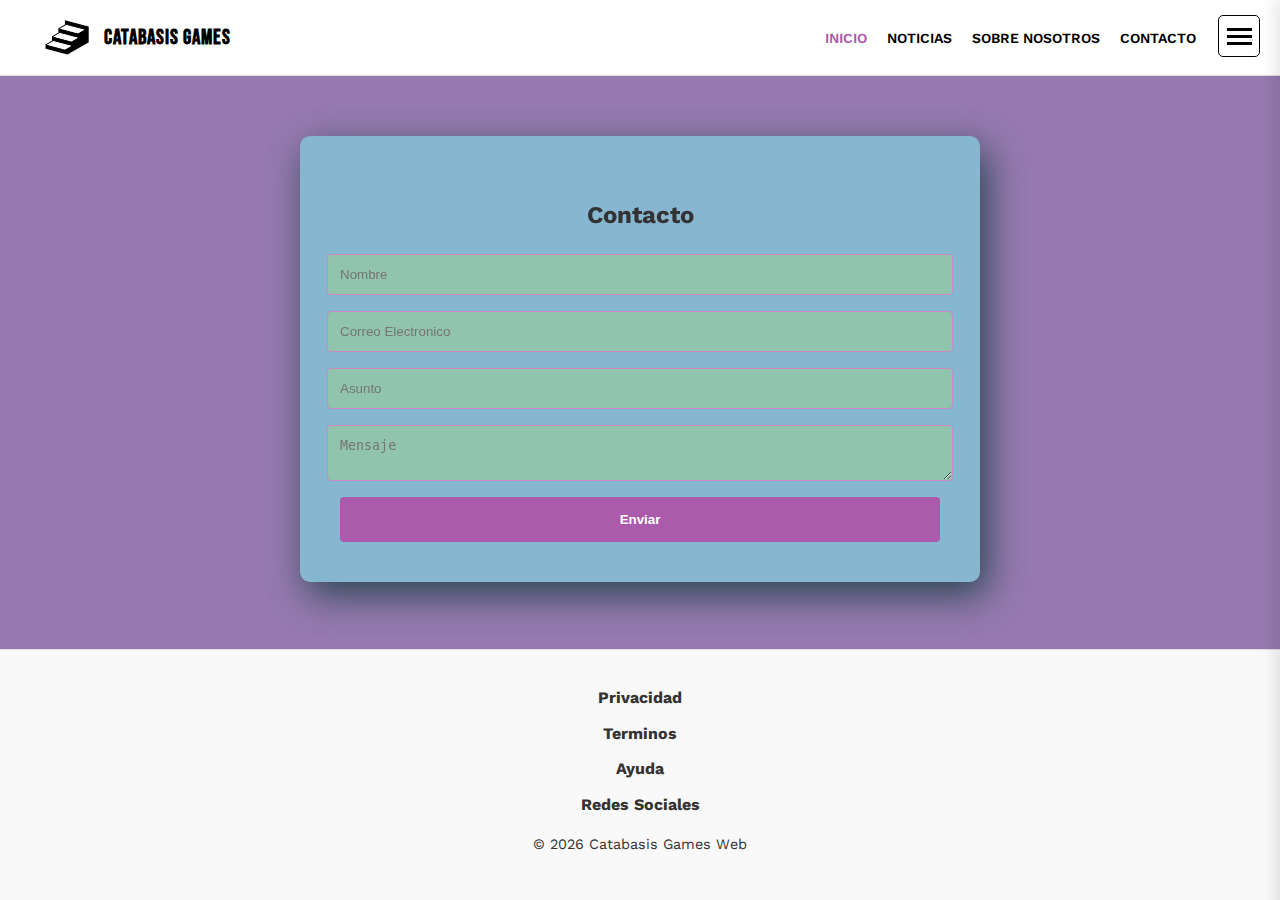
<file: contacto.html>
<!DOCTYPE html>
<html lang='es'>

<head>
    <meta charset="utf-8">
    <meta http-equiv='x-UA-Compatible' content='IE=edge'>
    <title>Catabasis Games</title>
    <meta name="description" content="Contactanos y nos pondremos en contacto">
    <meta name='viewport' content='width=device-width, initial-scale=1'>
    <link rel='icon' type='image/webp' href='images/logo.webp'>
    <link rel='stylesheet' type='text/css' href='css/main.css'>
    <link rel="preconnect" href="https://fonts.googleapis.com">
    <link rel="preconnect" href="https://fonts.gstatic.com" crossorigin>
    <link
        href="https://fonts.googleapis.com/css2?family=Bebas+Neue&family=Share+Tech&family=Work+Sans:ital,wght@0,100..900;1,100..900&display=swap"
        rel="stylesheet">
    <script src='js/main.js' defer></script>
</head>

<body>
    <header class="header"> <!--Header-->
        <div class="header__container">
            <div class="header__brand">
                <img src="images/logo.webp" alt="Logo" class="header__logo">
                <h1 class="header__title">CATABASIS GAMES</h1>
            </div>
            <nav class="header__nav">
                <ul class="header__nav-list">
                    <li><a href='index.html' class="activo">INICIO</a></li>
                    <li class="header__nav-item header__nav-item--dropdown">
                        <a href="noticias.html">NOTICIAS</a>
                        <ul class="header__submenu">
                            <li><a href="podcast.html">PODCAST</a></li>
                            <li><a href="articulos.html">ARTICULOS</a></li>
                        </ul>
                    </li>

                    <li><a href="sobre_nosotros.html">SOBRE NOSOTROS</a></li>
                    <li><a href="contacto.html">CONTACTO</a></li>
                    <li><a href="registro.html" class="header__user-icon">
                            <img src="images/icono-usuario.jpg" alt="Usuario">
                        </a></li>

                </ul>
            </nav>
        </div>
        <div class="hamburger"> <!--Menu Hamburguesa-->
            <div class="hamburger__layer hamburger__layer--top"></div>
            <div class="hamburger__layer hamburger__layer--mid"></div>
            <div class="hamburger__layer hamburger__layer--bottom"></div>
        </div>
        <nav class="menuppal"> <!--Submenu-->
            <ul>
                <li><a href="index.html">INICIO</a></li>
                <li><a href="noticias.html">NOTICIAS</a></li>
                <li><a href="articulos.html">ARTICULOS</a></li>
                <li><a href="sobre_nosotros.html">SOBRE NOSOTROS</a></li>
                <li><a href="contacto.html">CONTACTO</a></li>
            </ul>
        </nav>
    </header>
    <main class="main">
        <section class="form-register"> <!--Formulario-->
            <h2 class="header__tittle--h4">Contacto</h2>
            <input class="controls" type="text" name="name" id="name" placeholder="Nombre">
            <input class="controls" type="email" name="Correo" id="email" placeholder="Correo Electronico">
            <input class="controls" type="tel" name="phone" id="phone" placeholder="Asunto">
            <textarea class="controls" placeholder="Mensaje"></textarea>
            <button class="bottons">Enviar</button>

        </section>
    </main>
    <footer class="footer"> <!--Footer-->
        <a href="#" class="footer__link">Privacidad</a>
        <a href="#" class="footer__link">Terminos</a>
        <a href="#" class="footer__link">Ayuda</a>
        <a href="#" class="footer__link">Redes Sociales</a>
        <p class="footer__copyright">&copy; 2026 Catabasis Games Web</p>
    </footer>
</body>

</html>
</file>
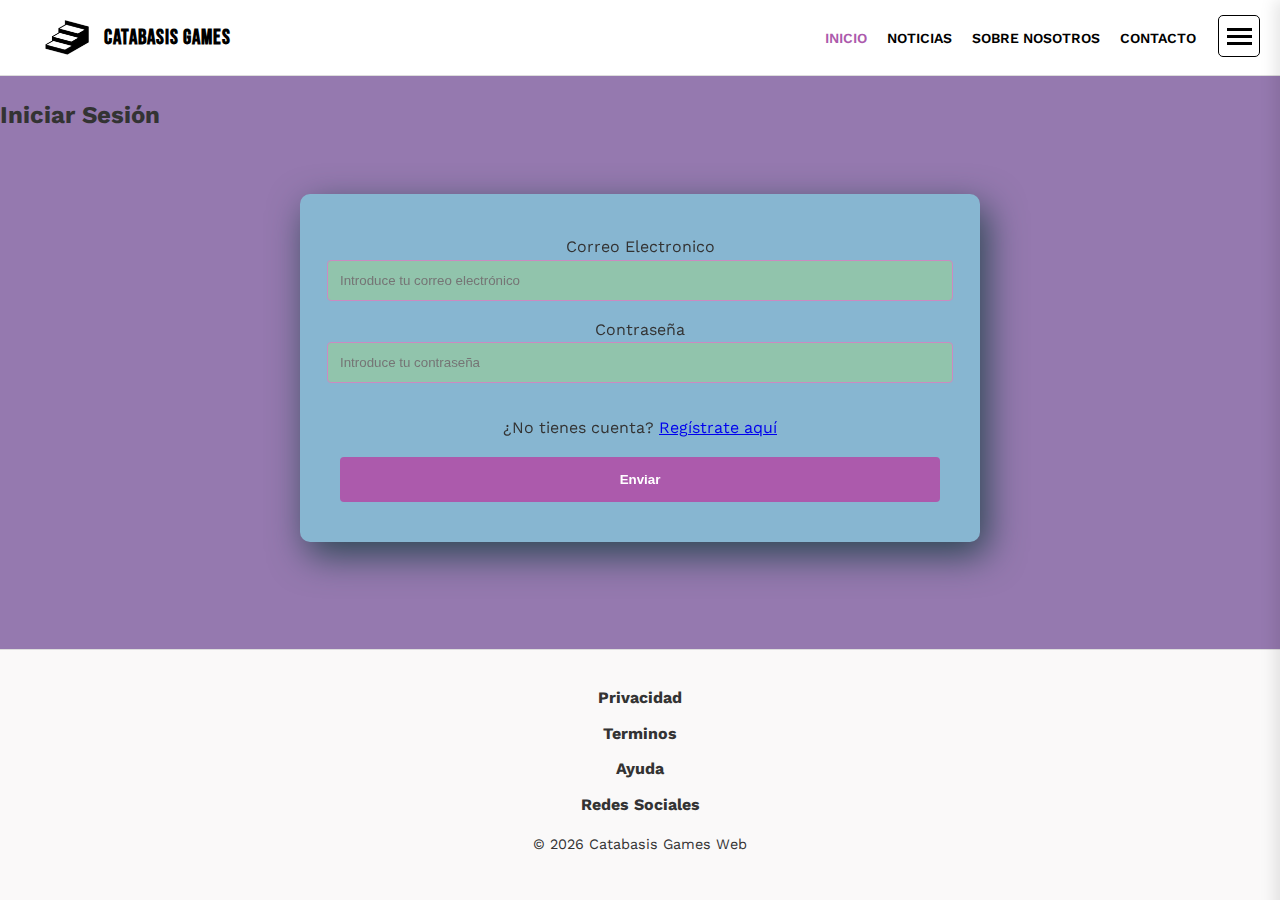
<file: iniciar_sesion.html>
<!DOCTYPE html>
<html lang='es'>

<head>
    <meta charset="utf-8">
    <meta http-equiv='x-UA-Compatible' content='IE=edge'>
    <title>Catabasis Games</title>
    <meta name="description" content="Iniciar sesión en Catabasis Games y se feliz.">
    <meta name='viewport' content='width=device-width, initial-scale=1'>
    <link rel='icon' type='image/webp' href='images/logo.webp'>
    <link rel='stylesheet' type='text/css' href='css/main.css'>
    <link rel="preconnect" href="https://fonts.googleapis.com">
    <link rel="preconnect" href="https://fonts.gstatic.com" crossorigin>
    <link
        href="https://fonts.googleapis.com/css2?family=Bebas+Neue&family=Share+Tech&family=Work+Sans:ital,wght@0,100..900;1,100..900&display=swap"
        rel="stylesheet">
    <script src='js/main.js' defer></script>
</head>

<body>
    <header class="header"> <!--Header-->
        <div class="header__container">
            <div class="header__brand">
                <img src="images/logo.webp" alt="Logo" class="header__logo">
                <h1 class="header__title">CATABASIS GAMES</h1>
            </div>
            <nav class="header__nav">
                <ul class="header__nav-list">
                    <li><a href='index.html' class="activo">INICIO</a></li>
                    <li class="header__nav-item header__nav-item--dropdown">
                        <a href="noticias.html">NOTICIAS</a>
                        <ul class="header__submenu">
                            <li><a href="podcast.html">PODCAST</a></li>
                            <li><a href="articulos.html">ARTICULOS</a></li>
                        </ul>
                    </li>

                    <li><a href="sobre_nosotros.html">SOBRE NOSOTROS</a></li>
                    <li><a href="contacto.html">CONTACTO</a></li>
                    <li><a href="registro.html" class="header__user-icon">
                            <img src="images/icono-usuario.jpg" alt="Usuario">
                        </a></li>

                </ul>
            </nav>
        </div>
        <div class="hamburger"> <!--Menu Hamburguesa-->
            <div class="hamburger__layer hamburger__layer--top"></div>
            <div class="hamburger__layer hamburger__layer--mid"></div>
            <div class="hamburger__layer hamburger__layer--bottom"></div>
        </div>
        <nav class="menuppal"> <!--Submenu-->
            <ul>
                <li><a href="index.html">INICIO</a></li>
                <li><a href="noticias.html">NOTICIAS</a></li>
                <li><a href="articulos.html">ARTICULOS</a></li>
                <li><a href="sobre_nosotros.html">SOBRE NOSOTROS</a></li>
                <li><a href="contacto.html">CONTACTO</a></li>
            </ul>
        </nav>
    </header>
    <main class="main">
        <section class="form-container"> <!--Iniciar Sesión-->
            <h2 class="header__tittle--h4">Iniciar Sesión</h2>

            <form class="form-register" action="login.php" method="POST">

                <label for="email">Correo Electronico</label>
                <input class="controls" type="email" name="email" id="email"
                    placeholder="Introduce tu correo electrónico" required>

                <label for="password">Contraseña</label>
                <input class="controls" type="password" name="password" id="password"
                    placeholder="Introduce tu contraseña" required>

                <p>¿No tienes cuenta? <a class="controls__link" href="registro.html">Regístrate aquí</a></p>

                <button type="submit" class="bottons">Enviar</button>

            </form>
        </section>
    </main>
    <footer class="footer"><!--Footer-->
        <a href="#" class="footer__link">Privacidad</a>
        <a href="#" class="footer__link">Terminos</a>
        <a href="#" class="footer__link">Ayuda</a>
        <a href="#" class="footer__link">Redes Sociales</a>
        <p class="footer__copyright">&copy; 2026 Catabasis Games Web</p>
    </footer>
</body>

</html>
</file>
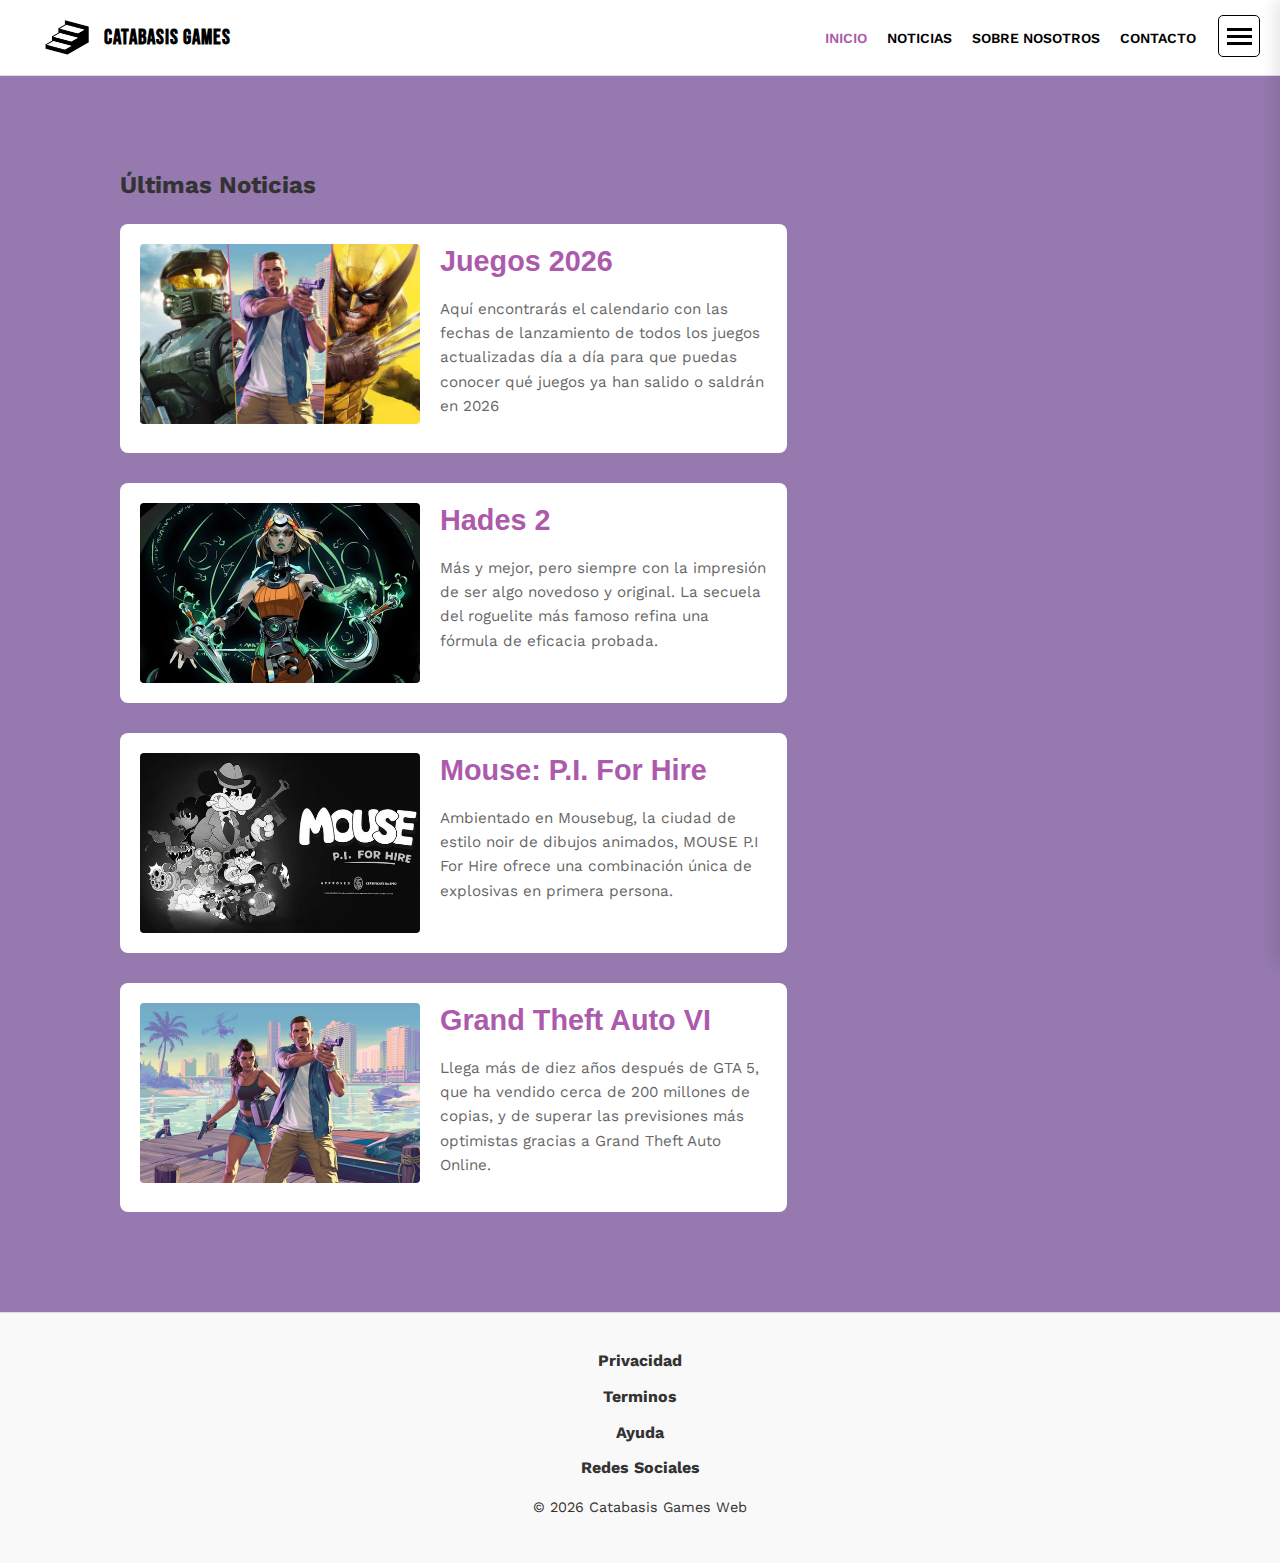
<file: noticias.html>
<!DOCTYPE html>
<html lang='es'>

<head>
    <meta charset="utf-8">
    <meta http-equiv='x-UA-Compatible' content='IE=edge'>
    <title>Catabasis Games</title>
    <meta name="description" content="Noticias de Videojuegos">
    <meta name='viewport' content='width=device-width, initial-scale=1'>
    <link rel='icon' type='image/webp' href='images/logo.webp'>
    <link rel='stylesheet' type='text/css' href='css/main.css'>
    <link rel="preconnect" href="https://fonts.googleapis.com">
    <link rel="preconnect" href="https://fonts.gstatic.com" crossorigin>
    <link
        href="https://fonts.googleapis.com/css2?family=Bebas+Neue&family=Share+Tech&family=Work+Sans:ital,wght@0,100..900;1,100..900&display=swap"
        rel="stylesheet">
    <script src='js/main.js' defer></script>
</head>

<body>
    <header class="header"> <!--Header-->
        <div class="header__container">
            <div class="header__brand">
                <img src="images/logo.webp" alt="Logo" class="header__logo">
                <h1 class="header__title">CATABASIS GAMES</h1>
            </div>
            <nav class="header__nav">
                <ul class="header__nav-list">
                    <li><a href='index.html' class="activo">INICIO</a></li>
                    <li class="header__nav-item header__nav-item--dropdown">
                        <a href="noticias.html">NOTICIAS</a>
                        <ul class="header__submenu">
                            <li><a href="podcast.html">PODCAST</a></li>
                            <li><a href="articulos.html">ARTICULOS</a></li>
                        </ul>
                    </li>

                    <li><a href="sobre_nosotros.html">SOBRE NOSOTROS</a></li>
                    <li><a href="contacto.html">CONTACTO</a></li>
                    <li><a href="registro.html" class="header__user-icon">
                            <img src="images/icono-usuario.jpg" alt="Usuario">
                        </a></li>

                </ul>
            </nav>
        </div>
        <div class="hamburger"> <!--Menu Hamburguesa-->
            <div class="hamburger__layer hamburger__layer--top"></div>
            <div class="hamburger__layer hamburger__layer--mid"></div>
            <div class="hamburger__layer hamburger__layer--bottom"></div>
        </div>
        <nav class="menuppal"> <!--Submenu-->
            <ul>
                <li><a href="index.html">INICIO</a></li>
                <li><a href="noticias.html">NOTICIAS</a></li>
                <li><a href="articulos.html">ARTICULOS</a></li>
                <li><a href="sobre_nosotros.html">SOBRE NOSOTROS</a></li>
                <li><a href="contacto.html">CONTACTO</a></li>
            </ul>
        </nav>
    </header>

    <main class="main-container">
        <div class="blog-layout">

            <section class="main-content">
                <h2 class="news-section__main-title">Últimas Noticias</h2>

                <article class="news-card"> <!--Noticia Juegos del 2026 -->
                    <a href="#" class="news-card__link" title="Leer noticia">
                        <div class="news-card__container">
                            <div class="news-card__image-container">
                                <picture>
                                    <source srcset="images/juegos2026.webp" type="image/webp">
                                    <img src="images/juegos2026.webp" alt="Portada de Juegos del 2026"
                                        class="news-card__img" loading="lazy">
                                </picture>
                            </div>
                            <div class="news-card__content">
                                <header class="news-card__header">
                                    <h3 class="news-card__title">Juegos 2026</h3>
                                </header>
                                <p class="news-card__excerpt"> Aquí encontrarás el calendario con las fechas de
                                    lanzamiento de todos los juegos actualizadas día a día para que puedas conocer
                                    qué juegos ya han salido o saldrán en 2026</p>
                            </div>
                        </div>
                    </a>
                </article>

                <article class="news-card"> <!--Noticia Hades 2 -->
                    <a href="#" class="news-card__link" title="Leer noticia">
                        <div class="news-card__container">
                            <div class="news-card__image-container">
                                <picture>
                                    <source srcset="images/hades2.webp" type="image/webp">
                                    <img src="images/hades2.webp" alt="Portada de Hades 2" class="news-card__img"
                                        loading="lazy">
                                </picture>
                            </div>
                            <div class="news-card__content">
                                <header class="news-card__header">
                                    <h3 class="news-card__title">Hades 2</h3>
                                </header>
                                <p class="news-card__excerpt">Más y mejor, pero siempre con la impresión de ser algo
                                    novedoso y original. La secuela del roguelite más famoso refina una fórmula de
                                    eficacia probada.</p>
                            </div>
                        </div>
                    </a>
                </article>

                <article class="news-card"> <!--Noticia Mouse P.I -->
                    <a href="#" class="news-card__link" title="Leer noticia">
                        <div class="news-card__container">
                            <div class="news-card__image-container">
                                <picture>
                                    <source srcset="images/mouse.jpg" type="image/jpeg">
                                    <img src="images/mouse.jpg" alt="Portada de Mouse P.I" class="news-card__img"
                                        loading="lazy">
                                </picture>
                            </div>
                            <div class="news-card__content">
                                <header class="news-card__header">
                                    <h3 class="news-card__title">
                                        Mouse: P.I. For Hire</h3>
                                </header>
                                <p class="news-card__excerpt">Ambientado en Mousebug, la ciudad de estilo noir de
                                    dibujos animados, MOUSE P.I For Hire ofrece una combinación única de explosivas
                                    en primera persona.</p>
                            </div>
                        </div>
                    </a>
                </article>

                <article class="news-card"> <!--Noticia Grand Theft Auto VI -->
                    <a href="#" class="news-card__link" title="Leer noticia">
                        <div class="news-card__container">
                            <div class="news-card__image-container">
                                <picture>
                                    <source srcset="images/gta.jpg" type="image/jpeg">
                                    <img src="images/gta.jpg" alt="Portada Grand Theft Auto VI" class="news-card__img"
                                        loading="lazy">
                                </picture>
                            </div>
                            <div class="news-card__content">
                                <header class="news-card__header">
                                    <h3 class="news-card__title">Grand Theft Auto VI</h3>
                                </header>
                                <p class="news-card__excerpt"> Llega más de diez años después de GTA 5, que ha vendido
                                    cerca de 200 millones de copias, y de superar las previsiones más optimistas gracias
                                    a Grand Theft Auto Online.</p>
                            </div>
                        </div>
                    </a>
                </article>

            </section>

        </div>
    </main>

    <footer class="footer"> <!--Footer-->
        <a href="#" class="footer__link">Privacidad</a>
        <a href="#" class="footer__link">Terminos</a>
        <a href="#" class="footer__link">Ayuda</a>
        <a href="#" class="footer__link">Redes Sociales</a>
        <p class="footer__copyright">&copy; 2026 Catabasis Games Web</p>
    </footer>
</body>

</html>
</file>
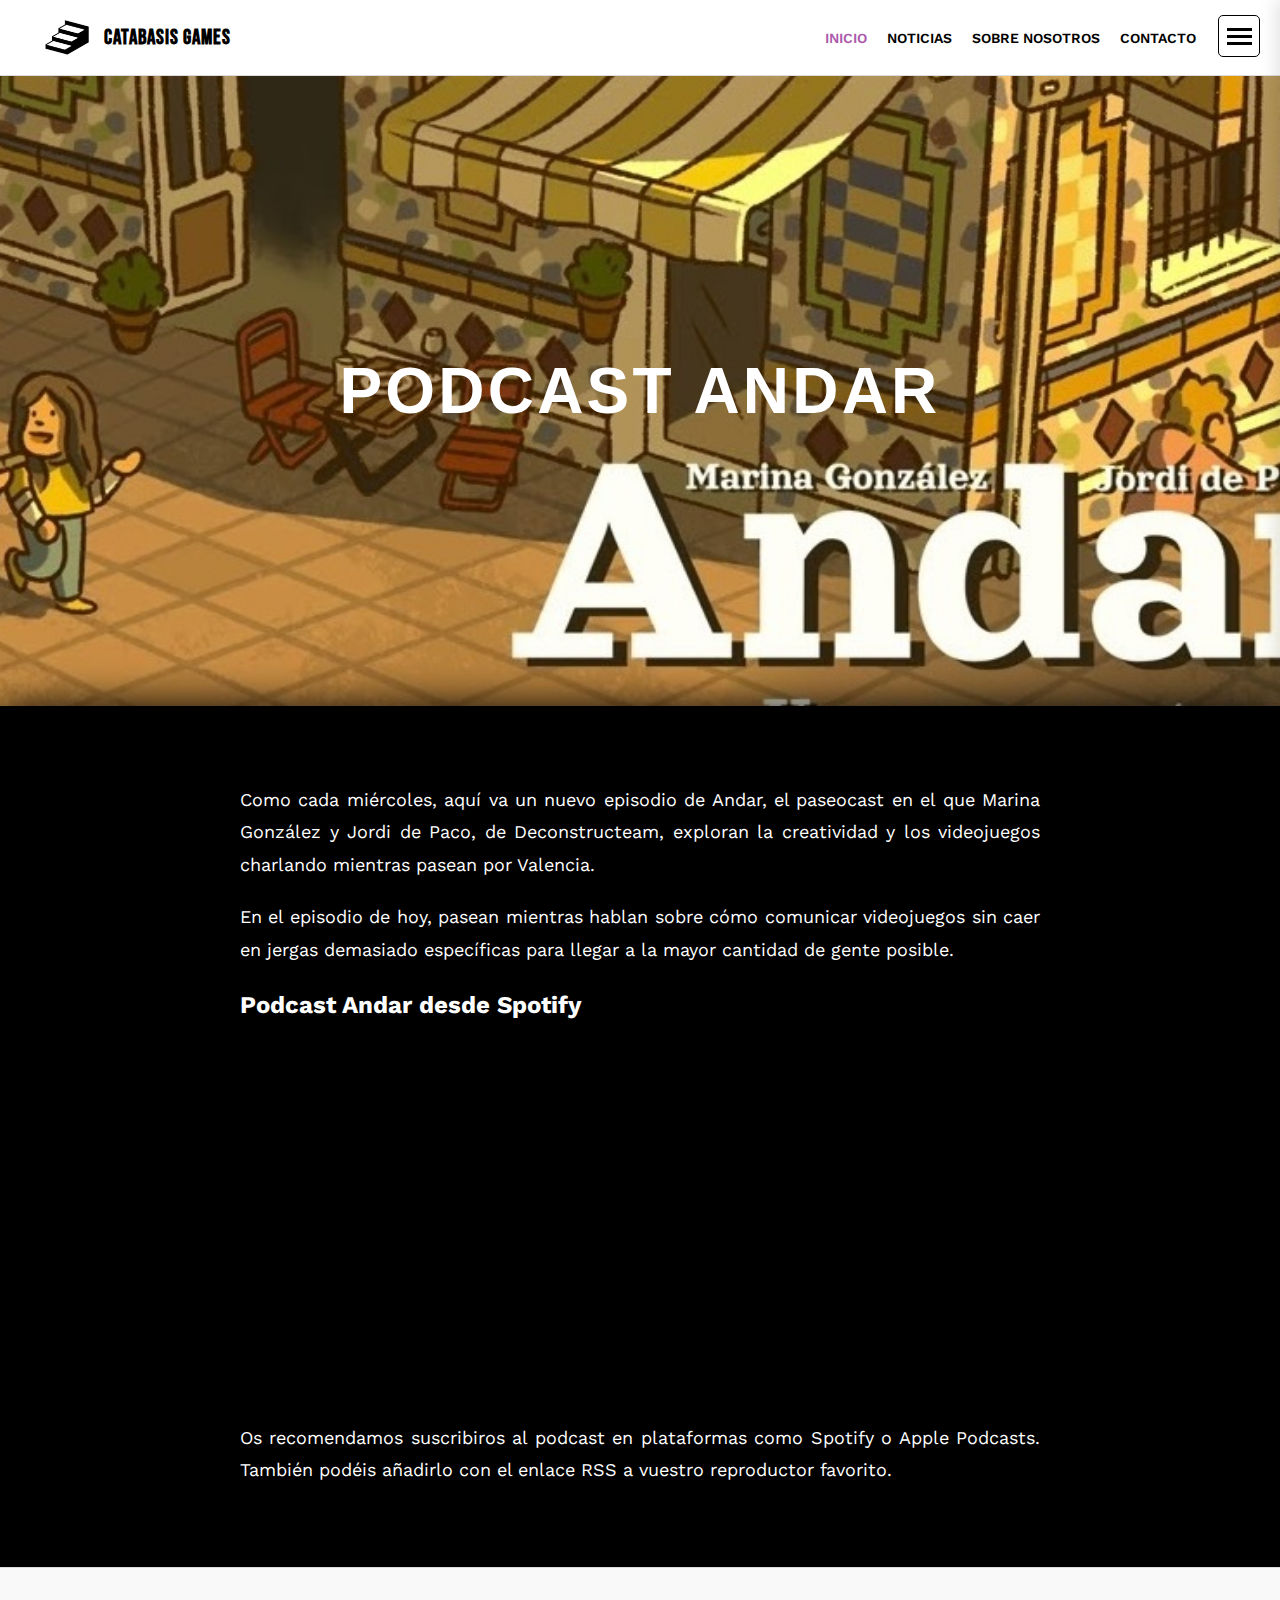
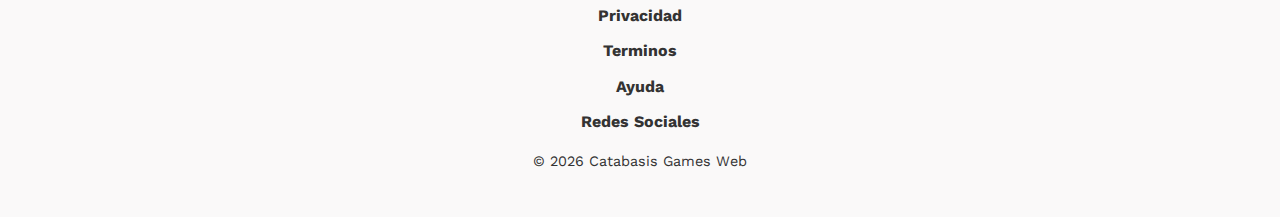
<file: podcast.html>
<!DOCTYPE html>
<html lang='es'>

<head>
    <meta charset="utf-8">
    <meta http-equiv='x-UA-Compatible' content='IE=edge'>
    <title>Catabasis Games</title>
    <meta name="description" content="Podcast Andar y tu podcast favorito">
    <meta name='viewport' content='width=device-width, initial-scale=1'>
    <link rel='icon' type='image/webp' href='images/logo.webp'>
    <link rel='stylesheet' type='text/css' href='css/main.css'>
    <link rel="preconnect" href="https://fonts.googleapis.com">
    <link rel="preconnect" href="https://fonts.gstatic.com" crossorigin>
    <link
        href="https://fonts.googleapis.com/css2?family=Bebas+Neue&family=Share+Tech&family=Work+Sans:ital,wght@0,100..900;1,100..900&display=swap"
        rel="stylesheet">
    <script src='js/main.js' defer></script>
</head>

<body>
    <header class="header"> <!--Header-->
        <div class="header__container">
            <div class="header__brand">
                <img src="images/logo.webp" alt="Logo" class="header__logo">
                <h1 class="header__title">CATABASIS GAMES</h1>
            </div>
            <nav class="header__nav">
                <ul class="header__nav-list">
                    <li><a href='index.html' class="activo">INICIO</a></li>
                    <li class="header__nav-item header__nav-item--dropdown">
                        <a href="noticias.html">NOTICIAS</a>
                        <ul class="header__submenu">
                            <li><a href="podcast.html">PODCAST</a></li>
                            <li><a href="articulos.html">ARTICULOS</a></li>
                        </ul>
                    </li>

                    <li><a href="sobre_nosotros.html">SOBRE NOSOTROS</a></li>
                    <li><a href="contacto.html">CONTACTO</a></li>
                    <li><a href="registro.html" class="header__user-icon">
                            <img src="images/icono-usuario.jpg" alt="Usuario">
                        </a></li>

                </ul>
            </nav>
        </div>
        <div class="hamburger"> <!--Menu Hamburguesa-->
            <div class="hamburger__layer hamburger__layer--top"></div>
            <div class="hamburger__layer hamburger__layer--mid"></div>
            <div class="hamburger__layer hamburger__layer--bottom"></div>
        </div>
        <nav class="menuppal"> <!--Submenu-->
            <ul>
                <li><a href="index.html">INICIO</a></li>
                <li><a href="noticias.html">NOTICIAS</a></li>
                <li><a href="articulos.html">ARTICULOS</a></li>
                <li><a href="sobre_nosotros.html">SOBRE NOSOTROS</a></li>
                <li><a href="contacto.html">CONTACTO</a></li>
            </ul>
        </nav>
    </header>

    <main class="main-parallax">

        <section class="parallax-section-podcast section-4" title="Fondo artístico del podcast Andar">
            <h2 class="parallax-tittle-podcast">Podcast Andar</h2>
        </section>

        <section class="article-parallax-container">
            <div class="article-content-inner">
                <article class="article-text-block">
                    <p>
                        Como cada miércoles, aquí va un nuevo episodio de Andar, el paseocast en el que Marina
                        González
                        y Jordi de Paco, de Deconstructeam, exploran la creatividad y los videojuegos charlando
                        mientras pasean por Valencia.
                    </p>
                    <p>
                        En el episodio de hoy, pasean mientras hablan sobre cómo comunicar videojuegos sin caer en
                        jergas
                        demasiado específicas para llegar a la mayor cantidad de gente posible.
                    </p>
                </article>

                <section class="multimedia-block">
                    <h2 class="parallax-tittle-andar">Podcast Andar desde Spotify</h2>
                    <iframe src="https://open.spotify.com/embed/episode/1sqeEmerwZ8zJExmwdFcB8" height="352"
                        class="iframe-spotify" title="Reproductor de Podcast Andar - Episodio sobre comunicación"
                        allow="autoplay; clipboard-write; encrypted-media; fullscreen; picture-in-picture"
                        loading="lazy">
                    </iframe>
                </section>

                <article class="article-text-block">
                    <p>
                        Os recomendamos suscribiros al podcast en plataformas como Spotify o Apple Podcasts.
                        También podéis añadirlo con el enlace RSS a vuestro reproductor favorito.
                    </p>
                </article>
            </div>
        </section>
    </main>
    <footer class="footer">
        <a href="#" class="footer__link">Privacidad</a>
        <a href="#" class="footer__link">Terminos</a>
        <a href="#" class="footer__link">Ayuda</a>
        <a href="#" class="footer__link">Redes Sociales</a>
        <p class="footer__copyright">&copy; 2026 Catabasis Games Web</p>
    </footer>
</body>

</html>
</file>
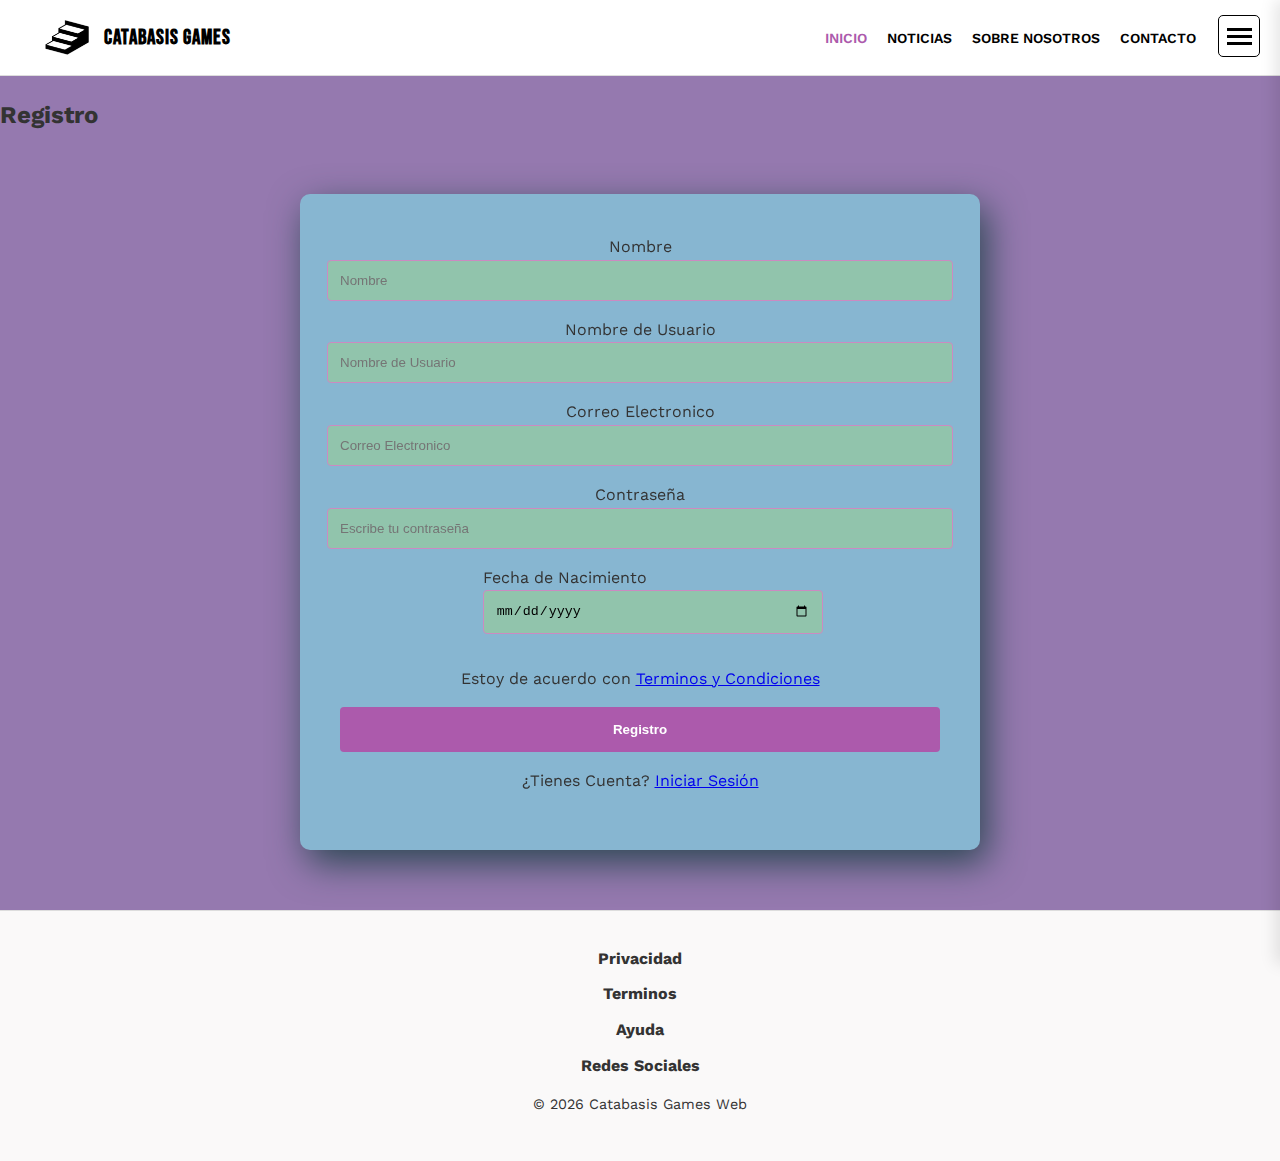
<file: registro.html>
<!DOCTYPE html>
<html lang='es'>

<head>
    <meta charset="utf-8">
    <meta http-equiv='x-UA-Compatible' content='IE=edge'>
    <title>Catabasis Games</title>
    <meta name="description" content="Regístrate en Catabasis Games y se feliz.">
    <meta name='viewport' content='width=device-width, initial-scale=1'>
    <link rel='icon' type='image/webp' href='images/logo.webp'>
    <link rel='stylesheet' type='text/css' href='css/main.css'>
    <link rel="preconnect" href="https://fonts.googleapis.com">
    <link rel="preconnect" href="https://fonts.gstatic.com" crossorigin>
    <link
        href="https://fonts.googleapis.com/css2?family=Bebas+Neue&family=Share+Tech&family=Work+Sans:ital,wght@0,100..900;1,100..900&display=swap"
        rel="stylesheet">
    <script src='js/main.js' defer></script>
</head>

<body>
    <header class="header"> <!--Header-->
        <div class="header__container">
            <div class="header__brand">
                <img src="images/logo.webp" alt="Logo" class="header__logo">
                <h1 class="header__title">CATABASIS GAMES</h1>
            </div>
            <nav class="header__nav">
                <ul class="header__nav-list">
                    <li><a href='index.html' class="activo">INICIO</a></li>
                    <li class="header__nav-item header__nav-item--dropdown">
                        <a href="noticias.html">NOTICIAS</a>
                        <ul class="header__submenu">
                            <li><a href="podcast.html">PODCAST</a></li>
                            <li><a href="articulos.html">ARTICULOS</a></li>
                        </ul>
                    </li>

                    <li><a href="sobre_nosotros.html">SOBRE NOSOTROS</a></li>
                    <li><a href="contacto.html">CONTACTO</a></li>
                    <li><a href="registro.html" class="header__user-icon">
                            <img src="images/icono-usuario.jpg" alt="Usuario">
                        </a></li>

                </ul>
            </nav>
        </div>
        <div class="hamburger"> <!--Menu Hamburguesa-->
            <div class="hamburger__layer hamburger__layer--top"></div>
            <div class="hamburger__layer hamburger__layer--mid"></div>
            <div class="hamburger__layer hamburger__layer--bottom"></div>
        </div>
        <nav class="menuppal"> <!--Submenu-->
            <ul>
                <li><a href="index.html">INICIO</a></li>
                <li><a href="noticias.html">NOTICIAS</a></li>
                <li><a href="articulos.html">ARTICULOS</a></li>
                <li><a href="sobre_nosotros.html">SOBRE NOSOTROS</a></li>
                <li><a href="contacto.html">CONTACTO</a></li>
            </ul>
        </nav>
    </header>
    <main class="main">
        <section class="form-container"> <!--Registro-->
            <h2 class="header__tittle--h4">Registro</h2>

            <form class="form-register" action="procesar_registro.php" method="POST">

                <label for="name">Nombre</label>
                <input class="controls" type="text" name="name" id="name" placeholder="Nombre" required>

                <label for="user">Nombre de Usuario</label>
                <input class="controls" type="text" name="user" id="user" placeholder="Nombre de Usuario" required>

                <label for="email">Correo Electronico</label>
                <input class="controls" type="email" name="email" id="email" placeholder="Correo Electronico" required>

                <label for="password">Contraseña</label>
                <input class="controls" type="password" name="password" id="password"
                    placeholder="Escribe tu contraseña" required>

                <div class="form-group">
                    <label for="birthday" class="form-label">Fecha de Nacimiento</label>
                    <input class="controls" type="date" name="bday" id="birthday">
                </div>

                <p>Estoy de acuerdo con <a href="#">Terminos y Condiciones</a></p>

                <button type="submit" class="bottons">Registro</button>

                <p>¿Tienes Cuenta? <a class="controls__link" href="iniciar_sesion.html">Iniciar Sesión</a></p>
            </form>
        </section>
    </main>
    <footer class="footer"> <!--Footer-->
        <a href="#" class="footer__link">Privacidad</a>
        <a href="#" class="footer__link">Terminos</a>
        <a href="#" class="footer__link">Ayuda</a>
        <a href="#" class="footer__link">Redes Sociales</a>
        <p class="footer__copyright">&copy; 2026 Catabasis Games Web</p>
    </footer>
</body>

</html>
</file>
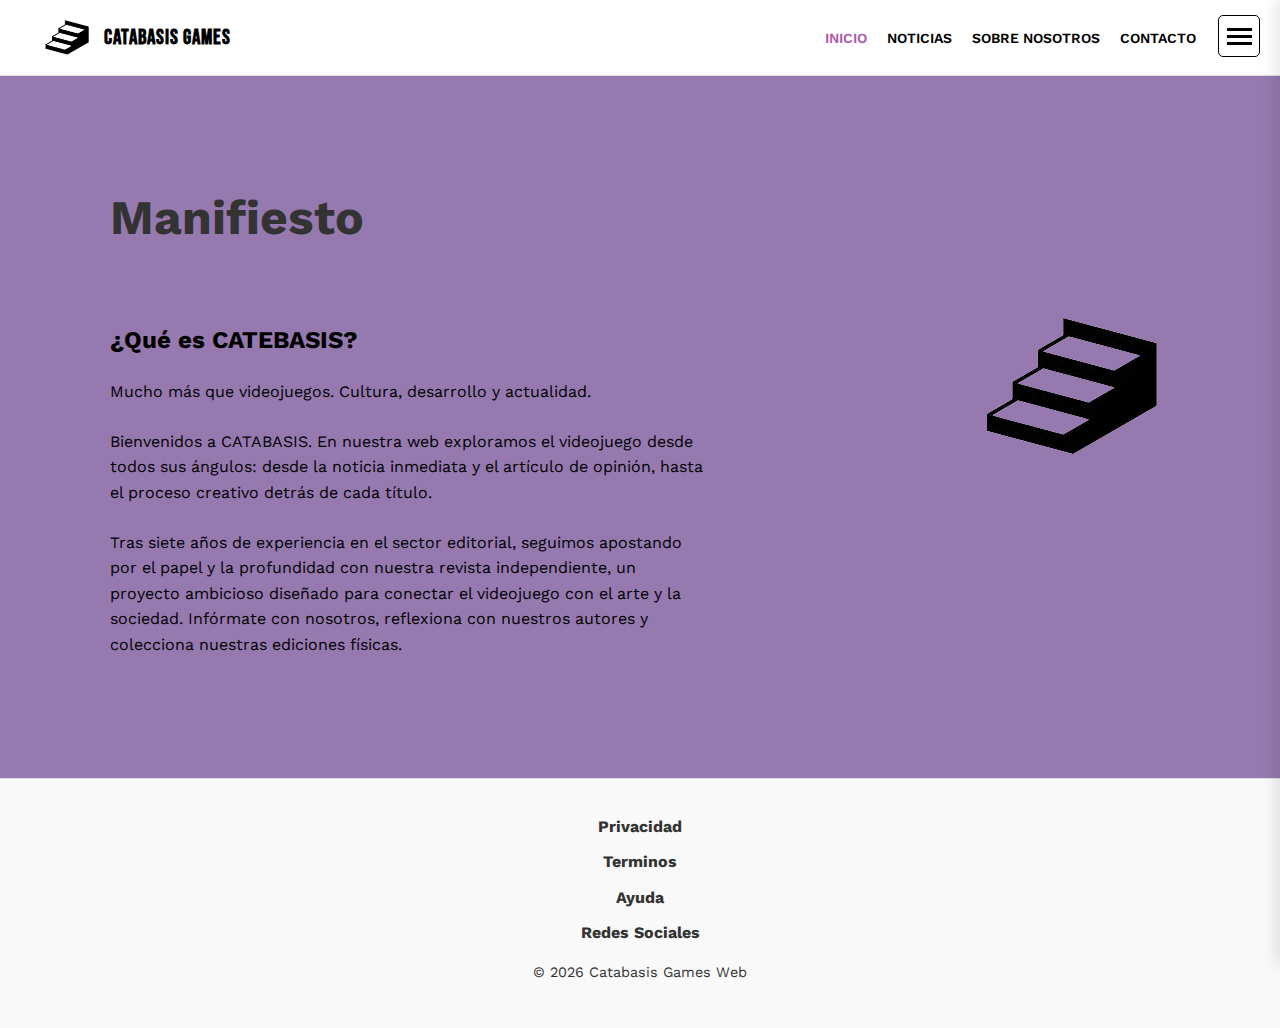
<file: sobre_nosotros.html>
<!DOCTYPE html>
<html lang='es'>

<head>
    <meta charset="utf-8">
    <meta http-equiv='x-UA-Compatible' content='IE=edge'>
    <title>Catabasis Games</title>
    <meta name="description" content="Sobre nosotros">
    <meta name='viewport' content='width=device-width, initial-scale=1'>
    <link rel='icon' type='image/webp' href='images/logo.webp'>
    <link rel='stylesheet' type='text/css' href='css/main.css'>
    <link rel="preconnect" href="https://fonts.googleapis.com">
    <link rel="preconnect" href="https://fonts.gstatic.com" crossorigin>
    <link
        href="https://fonts.googleapis.com/css2?family=Bebas+Neue&family=Share+Tech&family=Work+Sans:ital,wght@0,100..900;1,100..900&display=swap"
        rel="stylesheet">
    <script src='js/main.js' defer></script>
</head>

<body>
    <header class="header"> <!--Header-->
        <div class="header__container">
            <div class="header__brand">
                <img src="images/logo.webp" alt="Logo" class="header__logo">
                <h1 class="header__title">CATABASIS GAMES</h1>
            </div>
            <nav class="header__nav">
                <ul class="header__nav-list">
                    <li><a href='index.html' class="activo">INICIO</a></li>
                    <li class="header__nav-item header__nav-item--dropdown">
                        <a href="noticias.html">NOTICIAS</a>
                        <ul class="header__submenu">
                            <li><a href="podcast.html">PODCAST</a></li>
                            <li><a href="articulos.html">ARTICULOS</a></li>
                        </ul>
                    </li>

                    <li><a href="sobre_nosotros.html">SOBRE NOSOTROS</a></li>
                    <li><a href="contacto.html">CONTACTO</a></li>
                    <li><a href="registro.html" class="header__user-icon">
                            <img src="images/icono-usuario.jpg" alt="Usuario">
                        </a></li>

                </ul>
            </nav>
        </div>
        <div class="hamburger"> <!--Menu Hamburguesa-->
            <div class="hamburger__layer hamburger__layer--top"></div>
            <div class="hamburger__layer hamburger__layer--mid"></div>
            <div class="hamburger__layer hamburger__layer--bottom"></div>
        </div>
        <nav class="menuppal"> <!--Submenu-->
            <ul>
                <li><a href="index.html">INICIO</a></li>
                <li><a href="noticias.html">NOTICIAS</a></li>
                <li><a href="articulos.html">ARTICULOS</a></li>
                <li><a href="sobre_nosotros.html">SOBRE NOSOTROS</a></li>
                <li><a href="contacto.html">CONTACTO</a></li>
            </ul>
        </nav>
    </header>
    <!--Main-->
    <main class="main-container">
        <section class="manifesto">
            <header class="manifesto__header">
                <h2 class="manifesto__main-title">Manifiesto</h2>
            </header>

            <div class="manifesto__container">
                <div class="manifesto__text-content">
                    <h3 class="manifesto__subtitle">¿Qué es CATEBASIS?</h3>
                    <p class="manifesto__paragraph">
                        Mucho más que videojuegos. Cultura, desarrollo y actualidad.
                    </p>
                    <p class="manifesto__paragraph">
                        Bienvenidos a CATABASIS. En nuestra web exploramos el videojuego desde todos sus ángulos: desde
                        la noticia inmediata y el artículo de opinión, hasta el proceso creativo detrás de cada título.
                    </p>
                    <p>
                        Tras siete años de experiencia en el sector editorial, seguimos apostando por el papel y la
                        profundidad con nuestra revista independiente, un proyecto ambicioso diseñado para conectar el
                        videojuego con el arte y la sociedad. Infórmate con nosotros, reflexiona con nuestros autores y
                        colecciona nuestras ediciones físicas.
                    </p>
                </div>

                <figure class="manifesto__image-wrapper">
                    <picture>
                        <source srcset="images/logo.webp" type="image/webp">
                        <img src="images/logo.webp" alt="Logo de Catabasis: Icono de escalaera" class="manifesto__logo"
                            loading="lazy">
                    </picture>
                </figure>
            </div>
        </section>
    </main>
    <footer class="footer">
        <a href="#" class="footer__link">Privacidad</a>
        <a href="#" class="footer__link">Terminos</a>
        <a href="#" class="footer__link">Ayuda</a>
        <a href="#" class="footer__link">Redes Sociales</a>
        <p class="footer__copyright">&copy; 2026 Catabasis Games Web</p>
    </footer>
</body>

</html>
</file>
<file: css/main.css>
/*---------------------------------------------------------*/
/* -GLOBALES
    -HEADER:
        *CARRUSEL
        *MENU HAMBURGUESA
    -MAIN:
        *MAIN CONTAINER
        *BLOG LAYOUT
        *SIDEBAR #ANALISIS
        *ARTICULO REANIMAL:
                CARRUSEL
        *ARTICULO DE LOS SENTIDOS
        *PODCAST
        *FORMULARIO
    -FOOTER
    -RESPONSIVE
        
        
/*--------------------------------------------------------------------------------*/

/* GLOBALES  (No tocar)*/
:root {
    --bg-body: #9579af;
    --bg-white: #ffffff;
    --bg-dark: #000000;
    --primary-purple: #ac5aac;
    --secondary-red: #d32f2f;
    --text-dark: #333333;
    --text-meta: #666666;
    --border-light: #dddddd;
    --font-main: 'Montserrat', sans-serif;
    --font-heading: 'Fira Sans', sans-serif;
    --shadow-soft: rgba(0, 0, 0, 0.1);
    --button-hover: rgb(76, 10, 78);
    --bg-mockup: #91c4ac;
    --bg--footer: #741f74;
    --shadow--f:  #cc8ac1;
    --box-shadow:  #2b4752;
    --bg-form: #87b6d1;
    --bg-footer-f:#faf9f9;
    --boder-top: #ddd;
}

    /* FUENTES*/
.bebas-neue-regular {
    font-family: "Bebas Neue", sans-serif;
    font-weight: 400;
    font-style: normal;
}

.share-tech-regular {
    font-family: "Share Tech", sans-serif;
    font-weight: 400;
    font-style: normal;
}


.work-sans {
    font-family: "Work Sans", sans-serif;
    font-optical-sizing: auto;
    font-weight: 400; 
    font-style: normal;
}




/* GLOBALES */
html,
body {
    height: 100%;
    margin: 0;
}

body {
    display: flex;
    flex-direction: column;
    min-height: 100vh;
    font-family: "Work Sans";
    background-color: var(--bg-body);
    color: var(--text-dark);
    line-height: 1.6;
    
    
}


/* Bloqueo de scroll para menú activo */
body.is-active {
    overflow: hidden;
}

main {
    flex: 1 0 auto;
    
}

/*-------------------------------------------HEADER -------------------------------------- */
.header {
    background-color: var(--bg-white);
    border-bottom: 0.0625rem solid var(--border-light);
    padding: 0.9375rem 0;
    position: sticky;
    top: 0;
    z-index: 90; 
}

.header__container {
    max-width: 75rem; 
    margin: 0 auto;
    display: flex;
    justify-content: space-between;
    align-items: center;
    padding: 0 1.25rem;
}

.header__brand {
    display: flex;
    align-items: center;
    gap: 0.75rem;
}

.header__logo {
    height: 2.8125rem;
    width: auto;
}

.header__title {
    margin: 0;
    font-size: 1.3rem;
    font-weight: 800;
    letter-spacing: 0.0625rem;
    font-family: 'Bebas Neue';
    color: var(--bg-dark);
}

.header__nav-list {
    display: flex;
    gap: 1.25rem;
    list-style: none;
    margin: 0;
    padding: 0;
}

.header__nav-list a {
    text-decoration: none;
    color: var(--bg-dark);
    font-size: 0.875rem;
    font-weight: 600;
    transition: color 0.3s ease; 
}

.header__nav-list a:hover,
.header__nav-list a.activo {
    color: var(--primary-purple);
}

/* Icono de Usuario */
.header__user-icon {
    font-size: 1.5rem;
    display: flex;
    align-items: center;
    transition: color 0.3s ease;
}

.header__user-icon img {
    height: 1.5rem;
    width: 1.5rem;
    object-fit: contain;
}





/*--------------------- SUBMENÚ ---------------------------------*/

.header__nav-item--dropdown {
    position: relative; 
}


.header__submenu {
    position: absolute; 
    top: 100%;
    left: 0;
    background-color: var(--bg-white);
    min-width: 10rem; 
    z-index: 95; 
    list-style: none;
    padding: 0.5rem 0;
    display: none; 
    box-shadow: 0 0.25rem 0.625rem var(--bg-dark);
    border: 0.0625rem solid var(--border-light);
}

.header__nav-item--dropdown:hover .header__submenu {
    display: block;
}

.header__submenu li {
    border-bottom: none;
    margin: 0;
}

.header__submenu li a {
    padding: 0.5rem 1.25rem;
    display: block;
    font-size: 0.8125rem;
    font-weight: 400;
}

.header__submenu li a:hover {
    background-color: var(--bg-white);
    color: var(--primary-purple);
}

/*------------------MENU HAMBURGUESA ------------------ */
.hamburger {
    position: fixed;
    right: 1.25rem;
    top: 0.9375rem;
    height: 2.5rem;
    width: 2.5rem;
    z-index: 100; /* Valor máximo permitido */
    cursor: pointer;
    display: flex;
    flex-direction: column;
    justify-content: center;
    align-items: center;
    background: var(--bg-white);
    border-radius: 0.3125rem;
    border: 0.0625rem solid var(--bg-dark);
}

.hamburger__layer {
    background: var(--bg-dark);
    width: 1.5625rem;
    height: 0.1875rem;
    margin: 0.125rem 0;
    transition: transform 0.25s ease-in-out, opacity 0.25s ease-in-out;
    display: block;
}

.hamburger.is-active .hamburger__layer--top {
    transform: translateY(0.4375rem) rotate(45deg);
}

.hamburger.is-active .hamburger__layer--mid {
    opacity: 0;
}

.hamburger.is-active .hamburger__layer--bottom {
    transform: translateY(-0.4375rem) rotate(-45deg);
}

.menuppal {
    background-color: var(--primary-purple); 
    position: fixed;
    top: 0;
    right: 0;
    height: 100vh;
    width: 18.75rem; 
    max-width: 80%;
    z-index: 95; 
    box-shadow: -0.3125rem 0 0.9375rem var(--shadow-soft);
    
    /* Estado inicial: fuera de pantalla */
    transform: translateX(100%);
    transition: transform 0.4s ease; 
    display: flex;
    flex-direction: column;
    justify-content: center;
    padding: 2rem;
}

/* Conecta con JavaScript */
.menuppal.is_active {
    transform: translateX(0); /* Lo devuelve a la vista */
}


.menuppal ul {
    list-style: none;
    padding: 0;
    margin: 0;
}

.menuppal ul li {
    margin-bottom: 1.5rem;
    border-bottom: 0.0625rem solid var(--text-meta);
}

.menuppal ul li a {
    text-decoration: none;
    color: var(--bg-white); /* Texto blanco para contraste */
    font-weight: bold;
    display: block;
    padding: 0.5rem 0;
    transition: color 0.3s ease;
}

.menuppal ul li a:hover {
    color: var(--bg-dark)
}

.hamburger {
    z-index: 100; /* Máximo valor permitido por tu rúbrica */
}

/*-------------------------------------MAIN ------------------------------------------------------ */
.main-container {
    max-width: 68.75rem; 
    margin: 2.5rem auto; 
    padding: 0 1.25rem;
    
}

/* Post Principal */
.post {
    background-color: var(--bg-white); /* Custom Property */
    border-radius: 0.5rem;
    box-shadow: 0 0.5rem 1.5rem var(--shadow-soft);
    margin-bottom: 3rem;
    padding: 2rem;
    text-align: center;
    transition: transform 0.3s ease; 
}

.post:hover {
    transform: translateY(-0.3125rem); 
}

/* Banner Catálogo con botón centrado */
.post-article__image {
    position: relative; 
    margin-bottom: 3rem; 
    border-radius: 0.5rem;
    overflow: hidden;
    line-height: 0; 
}

.post-article__image img {
    width: 100%;
    height: auto;
    display: block;
    object-fit: cover;
}

/* --- Catálogo en el Centro Exacto --- */
.button__catalogo {
    position: absolute;
    top: 50%;
    left: 50%;
    transform: translate(-50%, -50%); 
    padding: 1.25rem 2.5rem; 
    font-size: 1.2rem;       
    font-weight: 700;
    text-transform: uppercase; 
    background-color: var(--secondary-red); 
    color: var(--bg-white);
    text-decoration: none;
    border-radius: 0.5rem;  
    white-space: nowrap; 
    
    /* Control de capas y transiciones */
    z-index: 10; 
    transition: background-color 0.3s ease, transform 0.2s ease; 
}

.button__catalogo:hover {
    background-color: var(--button-hover);
    box-shadow: var(--shadow-soft); 
}

.button__catalogo:active {
    
    transform: translate(-50%, -50%) scale(0.9);
}

/* Layout de Blog con Grid */
.blog-layout {
    display: grid;
    grid-template-columns: 2fr 1fr;
    gap: 2.5rem;
    padding: 1.875rem;
    border-radius: 0.5rem;
}
.news-card {
    background-color: var(--bg-white); 
    padding: 20px;
    margin-bottom: 30px;
    border-radius: 8px; 
}


.news-card__link {
    text-decoration: none; 
    color: inherit;       
    display: block;
}

.news-card__title {
    color: var(--primary-purple); 
    text-decoration: none;        
    margin: 0.5rem 0;
}

.news-card__meta, 
.news-card__excerpt {
    text-decoration: none;        
    color: var(--text-dark);      
}



.news-card__link:hover .news-card__title {
    
    text-decoration: underline; 
}

.news-card__link:active {
    
    transform: scale(0.98);
    transition: transform 0.2s ease; 
}

/* Sidebar: Estilo Overlay */
.analysis-item {
    position: relative;
    height: 12rem;
    border-radius: 0.5rem;
    overflow: hidden;
    margin-bottom: 1rem;
}

.analysis-item img {
    width: 100%;
    height: 100%;
    object-fit: cover;
    transition: transform 0.5s ease;
}

.analysis-item:hover img {
    transform: scale(1.1); /* Efecto hover visual */
}

.analysis-item__info {
    position: absolute;
    bottom: 0;
    width: 100%;
    padding: 1.5rem 1rem;
    background: linear-gradient(transparent, (var(--text-dark)));
    color: var(--bg-white);
}


/*---------------------------------------------------NOTICIAS-------------------------------------------------*/

.news-card__container {
    display: flex;
    gap: 1.5rem; 
    align-items: flex-start; 
    text-align: left; 
}

.news-card__image-container {
    position: relative;
    flex: 0 0 17.5rem; 
}

.news-card__img {
    width: 100%;
    height: 11.25rem; 
    object-fit: cover; 
    border-radius: 0.25rem;
}

.news-card__content {
    flex: 1; 
    display: flex;
    flex-direction: column;
    justify-content: space-between;
}

/* --- Limpieza de títulos dentro de la tarjeta --- */
.news-card__title {
    margin-top: 0;
    font-size: 1.5rem; 
    color: var(--primary-purple);
}

.news-card__excerpt {
    margin: 0.5rem 0 1rem 0;
    font-size: 0.95rem;
    color: var(--text-dark);
}





/*ARTICULOS---Sirve página principal*/

.blog-layout {
    display: grid;
    grid-template-columns: 2fr 1fr;
    gap: 40px;
}

/* Columna Izquierda: Artículos */
.news-card {
    background-color: var(--bg-white); 
    padding: 20px;
    margin-bottom: 30px;
    border-radius: 8px;
}

.news-card__container {
    display: flex;
    gap: 20px;
}

.news-card__image img {
    width: 280px;
    height: 180px;
    object-fit: cover;
    border-radius: 4px;
}

.news-card__content {
    flex: 1;
}

.news-card__tag {
    background: var(--secondary-red);
    color: var(--bg-white);
    padding: 2px 8px;
    font-size: 0.75rem;
    font-weight: bold;
    text-transform: uppercase;
    display: inline-block;
    margin-bottom: 10px;
}

.news-card__title {
    font-family: 'Fira Sans', sans-serif;
    font-size: 1.8rem;
    margin: 0 0 10px 0;
    line-height: 1.2;
}

.news-card__excerpt {
    font-size: 0.95rem;
    color: var(--text-meta);
    margin-bottom: 15px;
}

/* Sidebar Derecha: Análisis */
.sidebar-analysis {
    border-left: 1px solid var(--bg-white);
    padding-left: 20px;
}

.sidebar-grid {
    display: grid;
    grid-template-columns: 1fr 1fr;
    gap: 10px;
    margin-bottom: 30px;
}

.analysis-item {
    position: relative;
    height: 180px;
    border-radius: 4px;
    overflow: hidden;
}

.analysis-item img {
    width: 100%;
    height: 100%;
    object-fit: cover;
    filter: brightness(0.8);
    transition: transform 0.3s;
}

.analysis-item:hover img {
    transform: scale(1.05);
}

.analysis-item__info {
    position: absolute;
    bottom: 0;
    left: 0;
    width: 100%;
    padding: 10px;
    background: linear-gradient(transparent, var(--shadow-soft));
    color: var(--bg-white);
}

.analysis-item__info h3 {
    font-size: 1.1rem;
    margin: 0;
    font-family: 'Fira Sans', sans-serif;
}

.podcast-promo img {
    width: 100%;
    height: auto;
    border-radius: 4px;
    margin-top: 20px;
}

.featured-grid {
    display: grid;
    grid-template-columns: repeat(3, 1fr); 
    gap: 0.9375rem; 
    margin-bottom: 2.5rem;
}

.featured-item {
    position: relative;
    height: 250px;
    border-radius: 4px;
    overflow: hidden;
    text-decoration: none;
    display: block;
}

.featured-item img {
    width: 100%;
    height: 100%;
    object-fit: cover;
    transition: transform 0.5s ease;
}

.featured-item:hover img {
    transform: scale(1.1);
    
}

.featured-item__info {
    position: absolute;
    bottom: 0;
    left: 0;
    width: 100%;
    padding: 20px;
    background: linear-gradient(to top, var(--shadow-soft) 0%, transparent 100%);
    color: var(--bg-white);
}

.featured-item__info h3 {
    margin-top: 8px;
    font-size: 1.2rem;
    font-family: 'Fira Sans', sans-serif;
    line-height: 1.3;
}


/*-----------------------------------------------------------------------------------------------*/

/* Efecto para el Grid Superior y los Análisis del Sidebar */
.featured-item,
.analysis-box {
    transition: transform 0.3s cubic-bezier(0.25, 0.46, 0.45, 0.94),
        box-shadow 0.3s ease,
        filter 0.3s ease;
    cursor: pointer;
    outline: none;
}

/* Cuando pasas el ratón o seleccionas con el teclado */
.featured-item:hover,
.featured-item:focus,
.analysis-box:hover,
.analysis-box:focus {
    transform: translateY(-5px) scale(1.02);
    filter: brightness(1.1);
    box-shadow: 0 10px 20px var(--shadow-soft);
    z-index: 10;
}


.featured-grid:hover .featured-item:not(:hover),
.sidebar__grid:hover .analysis-box:not(:hover) {
    filter: grayscale(0.2) opacity(0.8);
    
}

/* Animación para el botón "Volver a Artículos" */
.btn-read-more {
    display: inline-block;
    padding: 0.75rem 1.5rem;
    background-color: var(--secondary-red);
    color: var(--bg-white);
    text-decoration: none;
    font-weight: 700;
    border-radius: 0.25rem;
    transition: background-color 0.3s ease, transform 0.2s ease;
}

.btn-read-more:hover {
    background-color: var(--primary-purple);
}

.btn-read-more:active {
    transform: scale(0.95); 
}
/* Animación para las tarjetas de noticias principales */
.news-card {
    transition: background-color 0.3s ease, border-left 0.3s ease;
    border-left: 0px solid transparent;
}

.news-card:hover {
    background-color: var(--bg-white);
    
    border-left: 5px solid var(--secondary-red);
    padding-left: 15px;
    
}



/*-----------------SIDEBAR #ANALISIS-------------------------------------------------------------*/
.sidebar-analysis {
    border-left: 1px solid var(--bg-white);
    padding-left: 20px;
}

.analysis-header {
    color: var(--secondary-red);
    font-family: 'Fira Sans', sans-serif;
    text-transform: lowercase;
    margin-bottom: 20px;
}

.analysis-item {
    position: relative;
    height: 180px;
    border-radius: 4px;
    overflow: hidden;
    margin-bottom: 15px;
}

.analysis-item img {
    width: 100%;
    height: 100%;
    object-fit: cover;
    filter: brightness(0.7);
}

.analysis-item__info {
    position: absolute;
    bottom: 0;
    left: 0;
    width: 100%;
    padding: 15px;
    background: linear-gradient(transparent, var(--shadow-soft));
    color: var(--bg-white);
}

.analysis-item__title {
    font-size: 1rem;
    margin: 0;
    font-family: 'Fira Sans', sans-serif;
}




/*----------------ARTICULOS-----------------------------------------------------------------------------*/
/*---------------------ARTICULO DE REANIMAL------------------*/
.main-parallax {
    width: 100%;
    overflow-x: hidden;
}

.parallax-section {
    position: relative;
    height: 80vh; 
    width: 100%;
    background-attachment: fixed; 
    background-position: center;
    background-repeat: no-repeat;
    background-size: cover;
    display: flex;
    align-items: center;
    justify-content: center;
    overflow: hidden;
    
    z-index: 1;
}


.section-1 {
    background-image: url('../images/reanimal-2.jpg') !important;
    display: flex !important;
}

.section-2 {
    background-image: url('../images/reanimal.webp');
}

.parallax-content {
    z-index: 1;
    background-color: rgba(15, 15, 15, 0.7); /* Fondo semi-transparente */
    padding: 1.5rem 3rem;
    border-radius: 8px;
}

.parallax-tittle-reanimal {
    color: var(--secondary-red); 
    font-size: clamp(2rem, 10vw, 4rem); 
    font-weight: 700;
    letter-spacing: 0.5rem;
    margin: 0;
    text-shadow: 0 4px 10px rgba(0,0,0,0.8);
}

.parallax-tittle {
    position: relative;
    z-index: 2;
    color: var(--bg-white); 
    font-size: 4rem; 
    font-weight: 700;
    letter-spacing: 0.25rem;
    margin: 0;
    text-shadow: 0 0.25rem 0.625rem var(--bg-dark);
    
}

.parallax-tittle-reanimal {
    position: relative;
    z-index: 2;
    color: var(--secondary-red); 
    font-family: 'Bebas Neue';
    font-size: 4rem; 
    font-weight: 700;
    letter-spacing: 0.25rem;
    margin: 0;
    text-shadow: 0 0.25rem 0.625rem var(--bg-dark);
}

.article-parallax-container {
    background-color: var(--bg-dark); 
    padding: 3.75rem 1.25rem; 
    display: flex;
    justify-content: center;
    position: relative;
    z-index: 20;
    box-shadow: 0 0 2.5rem var(--bg-dark);
    color: var(--bg-white);
}
.article-content-inner--centered {
    text-align: center;
    padding: 2.5rem 0;
}
.article-content-inner {
    max-width: 50rem; 
    width: 100%;
}

/* Párrafos legibles y accesibles */
.article-text-block p {
    font-size: 1.125rem; 
    line-height: 1.8;
    margin-bottom: 1.25rem;
    text-align: justify;
}
article img {
    max-width: 100%;  
    height: auto;     
    display: block;   
}


/*-----------CARRUSEL DE IMAGENES-----------*/
/* --- Contenedor General --- */
.carousel-section {
    width: 100%;
    display: flex;
    flex-direction: column;
    align-items: center;
    padding: 2.5rem 0; 
}

.carousel-wrapper {
    position: relative;
    width: 100%;
    max-width: 50rem; 
}

.carousel-viewport {
    overflow: hidden;
    border-radius: 0.75rem;
    box-shadow: 0 0.625rem 1.875rem var(--bg-dark);
}

.carousel-track {
    display: flex;
    
    transition: transform 0.5s cubic-bezier(0.4, 0, 0.2, 1);
}

.carousel-item {
    min-width: 100%; 
    height: 28.125rem; 
}

.carousel-item img {
    width: 100%;
    height: 100%;
    object-fit: cover; 
}

/* --- Botones  --- */
.carousel-btn {
    position: absolute;
    top: 50%;
    transform: translateY(-50%);
    background-color: var(--bg-dark);
    color: var(--bg-white);
    border: none;
    width: 3.5rem;
    height: 3.5rem;
    border-radius: 50%;
    cursor: pointer;
    z-index: 10;
    font-size: 1.25rem;
    /* Transiciones específicas */
    transition: background-color 0.3s ease, transform 0.2s ease;
}

.carousel-btn:hover {
    background-color: var(--secondary-red); 
}

.carousel-btn:active {
    transform: translateY(-50%) scale(0.9); /* Efecto pulsación */
}

.prev { left: 1rem; }
.next { right: 1rem; }
/*----------------ARTICULO LUMNIES------------------------*/

.section-1-lumine {
    background-image: url('../images/lumines-2.jpg') !important;
    display: flex !important;
}

.section-2-lumine {
    background-image: url('../images/lumines.webp');
}


.parallax-tittle-lumnines {
    color: var(--bg-white) !important;
    font-size: 3rem;
    font-weight: 700;
    letter-spacing: 4px;
    margin: 0;
    font-family: "Share Tech" ;


}

.parallax-content-lumnines {
    position: relative;
    z-index: 1;

    background-color: var(--bg-dark);
    padding: 20px 40px;
    text-align: center;
}

/*Video Responsive*/
.video-container-box {
    width: 100%;
    max-width: 50rem; 
    margin: 2rem auto;
    padding: 0 1.25rem;
}

.video-responsive {
    position: relative;
    padding-bottom: 56.25%; 
    height: 0;
    overflow: hidden;
    border-radius: 0.5rem;
    box-shadow: 0 0.625rem 1.875rem var(--bg-dark);
    border: 0.125rem solid var(--secondary-red); 
    
    transition: transform 0.3s ease;
}

.video-responsive:hover {
    transform: scale(1.01); 
}

.video-responsive iframe {
    position: absolute;
    top: 0;
    left: 0;
    width: 100%;
    height: 100%;
    border: 0; 
}


/*---------------------FORMULARIOS-------------------------*/
.form-register {
    display: flex;
    flex-direction: column;
    align-items: center;
    max-width: 600px;
    width: 100%;
    background-color:var(--bg-form);
    padding: 40px;
    margin: 60px auto;
    border-radius: 10px;
    box-shadow: 7px 13px 37px var(--box-shadow);
    backdrop-filter: blur(8px);
}

.controls {
    width: 100%;
    background: var(--bg-mockup);
    padding: 12px;
    margin-bottom: 16px;
    border: 1px solid var(--shadow--f);
    border-radius: 4px;
}

.bottons {
    width: 100%;
    background:var(--primary-purple);
    border: none;
    padding: 15px;
    color: var(--bg-white);
    font-weight: bold;
    border-radius: 4px;
    cursor: pointer;
}

/*-------------------------------------------PODCAST----------------------------------------*/

/* Imagen del Parallax */
.section-4 {
    
    background-image: url('../images/andar.jpg'); 
    background-position: center;
    background-repeat: no-repeat;
    background-size: cover;
}

.parallax-tittle-podcast {
    
    color: var(--bg-white); 
    font-family: var(--font-heading);
    font-size: 4rem; 
    font-weight: 700;
    text-transform: uppercase;
    letter-spacing: 0.2rem;
    margin: 0;

    position: relative;
    z-index: 15; 
}

/* Ajuste para que el contenedor centre el título totalmente */
.parallax-section-podcast {
    height: 70vh;
    background-attachment: fixed;
    background-position: center;
    background-repeat: no-repeat;
    background-size: cover;
    
    display: flex;
    justify-content: center; 
    align-items: center;     
    position: relative;
    z-index: 10;
    
}


.iframe-spotify {
    width: 100%;
    border: none;
    border-radius: 12px;
}
/*----------------------------SOBRE NOSOTROS---------------------- */
/* --- Bloque Manifiesto --- */
.manifesto {
    max-width: 68.75rem; 
    margin: 4rem auto;
    padding: 0 1.25rem;
    background-color: var(--bg-body);
}

.manifesto__main-title {
    font-size: 3rem;
    font-weight: 700;
    margin-bottom: 2.5rem;
    color: var(--text-dark);
}

/* --- Layout Flexbox --- */
.manifesto__container {
    display: flex;
    gap: 4rem; 
    align-items: flex-start;
    color: var(--bg-dark);
}

.manifesto__text-content {
    flex: 1.5; 
    
}

.manifesto__image-wrapper {
    flex: 1;
    display: flex;
    justify-content: flex-end;
    margin: 0;
}

/* --- Tipografía y Enlaces --- */
.manifesto__subtitle {
    font-size: 1.5rem;
    margin-bottom: 1.25rem;
}

.manifesto__paragraph {
    font-size: 1rem;
    line-height: 1.6;
    margin-bottom: 1.5rem;
    color: var(--bg-dark);
}

.manifesto__link {
    color: var(--text-dark);
    text-decoration: underline;
    font-weight: 500;
    transition: color 0.3s ease; /
}

.manifesto__link:hover {
    color: var(--primary-purple);
}

/* --- Logo  --- */
.manifesto__logo {
    width: 100%;
    max-width: 25rem; 
    height: auto;
    border-radius: 0.5rem;
}



/*------------------------------------------FOOTER----------------------------------------------*/
.footer {
    display: flex;
    flex-direction: column;
    align-items: center;
    background-color: var(--bg-footer-f);
    padding: 30px 20px;
    border-top: 1px solid var(--boder-top);
}

.footer__link {
    color: var(--text-dark);
    text-decoration: none;
    font-weight: bold;
    margin: 5px;
}

.footer__link:hover {
    color: var(--bg--footer);
}

.footer__copyright {
    margin-top: 10px;
    font-size: 0.9rem;
    color: var(--text-dark);
}

/*----------------------------------------RESPONSIVE-----------------------------------------*/
/* --- TABLETS Y PANTALLAS GRANDES (Menos de 1100px) --- */
@media (max-width: 1100px) {
    .header__nav {
        display: none; 
    }
    
    .header__title {
        font-size: 1.1rem;
    }
}

/* --- DISPOSITIVOS PLEGABLES Y TABLETS (Menos de 850px) --- */
@media (max-width: 850px) {
    
    .blog-layout {
        background-color: transparent !important;
        grid-template-columns: 1fr; 
        padding: 0;
    }

    
    .news-card {
        background-color: var(--bg-white);
        padding: 20px;
        border-radius: 8px;
        margin-bottom: 20px;
    }

    .featured-grid {
        grid-template-columns: repeat(2, 1fr); 
    }

    .sidebar-analysis {
        border-left: none;
        border-top: 2px solid var(--primary-purple);
        padding: 20px 0;
    }
}

/* --- MÓVILES E IPHONES (Menos de 480px) --- */
@media (max-width: 480px) {
    
    .header__title {
        display: none; 
    }

    .header__nav-list {
        gap: 10px;
    }

    /* Tarjetas de noticias en vertical */
    .news-card__container {
        flex-direction: column;
        text-align: center;
    }

    .news-card__image img {
        width: 100%;
        height: auto;
    }

    .featured-grid {
        grid-template-columns: 1fr; /* Todo a una columna */
    }

    /* Botón del catálogo centrado */
    .button__catalogo {
        width: 80%;
        font-size: 0.9rem;
        padding: 12px;
    }

    /* Desactivar fixed en parallax para evitar errores en iOS */
    .parallax-section {
        background-attachment: scroll !important;
        height: 40vh;
    }
}
</file>
